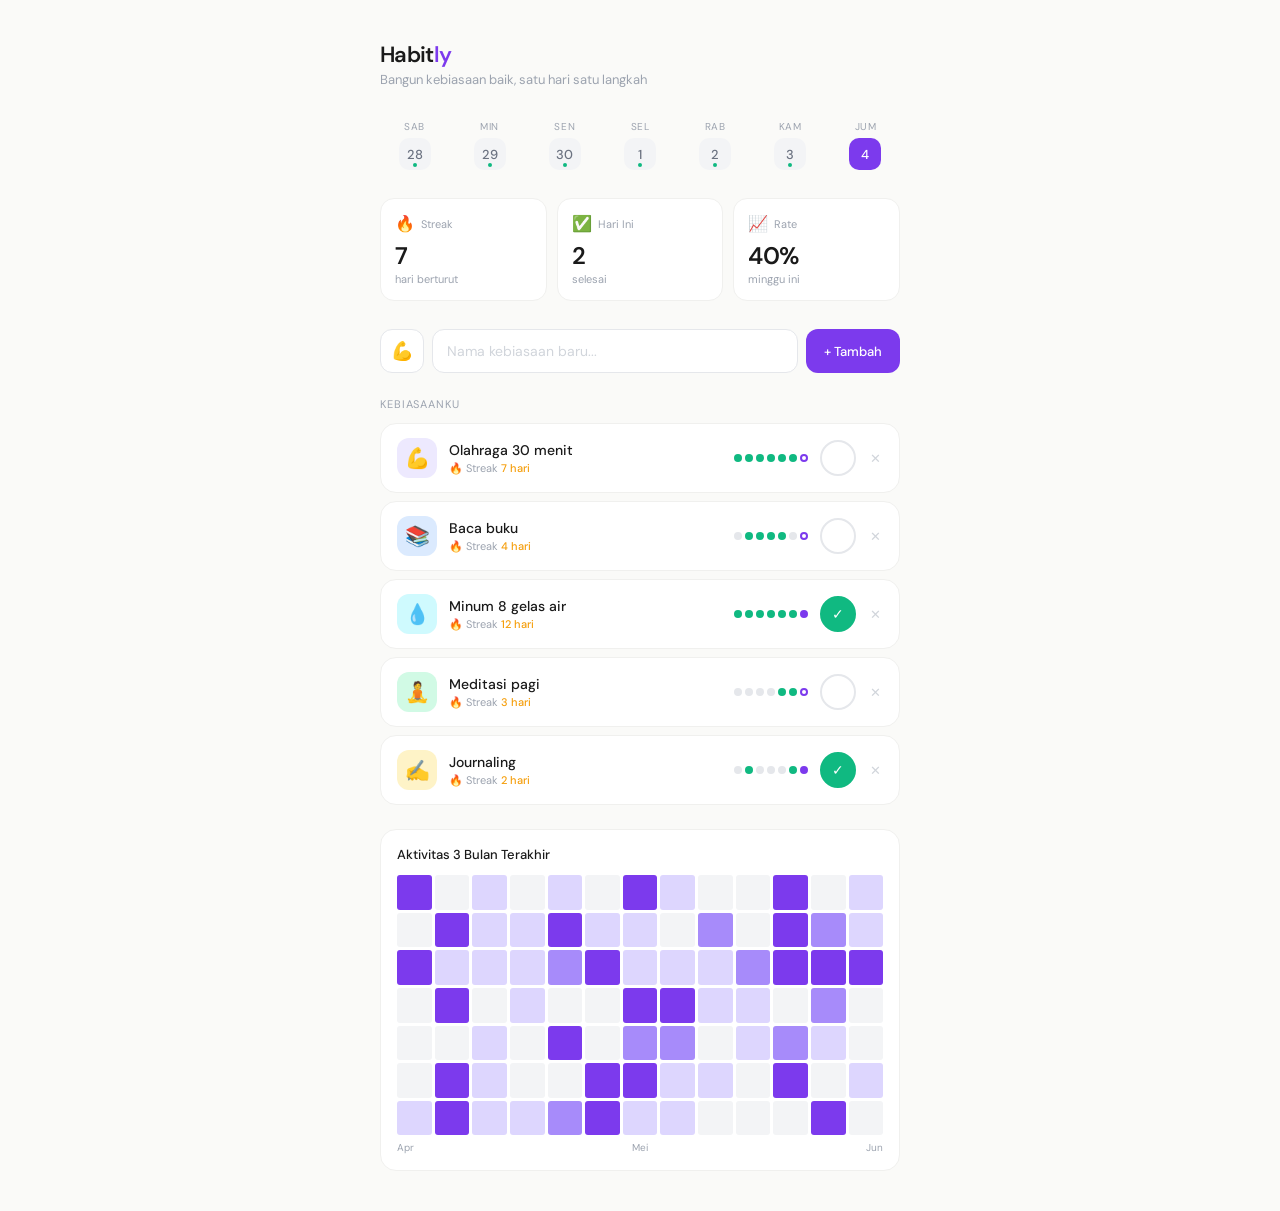
<file: assets/habitly-tracker.html>
<!doctype html>
<html lang="id">
  <head>
    <meta charset="UTF-8" />
    <meta name="viewport" content="width=device-width, initial-scale=1.0" />
    <title>Habitly — Habit Tracker</title>
    <link
      href="https://fonts.googleapis.com/css2?family=DM+Sans:opsz,wght@9..40,300;9..40,400;9..40,500;9..40,600&display=swap"
      rel="stylesheet"
    />
    <style>
      * {
        box-sizing: border-box;
        margin: 0;
        padding: 0;
      }
      body {
        font-family: "DM Sans", sans-serif;
        background: #fafaf8;
        min-height: 100vh;
        padding: 2.5rem 1rem;
        color: #1a1a1a;
      }
      .app {
        max-width: 520px;
        margin: 0 auto;
      }

      /* Header */
      .header {
        margin-bottom: 2rem;
      }
      .logo {
        font-size: 22px;
        font-weight: 600;
        letter-spacing: -0.03em;
        margin-bottom: 2px;
      }
      .logo span {
        color: #7c3aed;
      }
      .sub {
        font-size: 13px;
        color: #9ca3af;
      }

      /* Week strip */
      .week {
        display: grid;
        grid-template-columns: repeat(7, 1fr);
        gap: 6px;
        margin-bottom: 1.75rem;
      }
      .day-col {
        display: flex;
        flex-direction: column;
        align-items: center;
        gap: 5px;
      }
      .day-label {
        font-size: 10px;
        color: #9ca3af;
        text-transform: uppercase;
        letter-spacing: 0.06em;
      }
      .day-num {
        width: 32px;
        height: 32px;
        border-radius: 10px;
        display: flex;
        align-items: center;
        justify-content: center;
        font-size: 13px;
        font-weight: 500;
        background: #f3f4f6;
        color: #6b7280;
        cursor: pointer;
        transition: all 0.15s;
      }
      .day-num.today {
        background: #7c3aed;
        color: white;
      }
      .day-num.has-data {
        position: relative;
      }
      .day-num.has-data::after {
        content: "";
        position: absolute;
        bottom: 3px;
        width: 4px;
        height: 4px;
        border-radius: 50%;
        background: #10b981;
      }
      .day-num.today::after {
        background: rgba(255, 255, 255, 0.6);
      }

      /* Stats row */
      .stats {
        display: grid;
        grid-template-columns: repeat(3, 1fr);
        gap: 10px;
        margin-bottom: 1.75rem;
      }
      .stat {
        background: white;
        border: 1px solid #f0f0ee;
        border-radius: 14px;
        padding: 14px;
      }
      .stat-top {
        display: flex;
        align-items: center;
        gap: 6px;
        margin-bottom: 6px;
      }
      .stat-icon {
        font-size: 16px;
      }
      .stat-label {
        font-size: 11px;
        color: #9ca3af;
      }
      .stat-val {
        font-size: 24px;
        font-weight: 600;
        letter-spacing: -0.03em;
      }
      .stat-sub {
        font-size: 11px;
        color: #9ca3af;
        margin-top: 1px;
      }

      /* Add habit */
      .add-wrap {
        display: flex;
        gap: 8px;
        margin-bottom: 1.5rem;
      }
      .add-wrap input {
        flex: 1;
        border: 1.5px solid #e5e7eb;
        border-radius: 12px;
        padding: 10px 14px;
        font-family: "DM Sans", sans-serif;
        font-size: 14px;
        outline: none;
        background: white;
        transition: border-color 0.15s;
      }
      .add-wrap input:focus {
        border-color: #7c3aed;
      }
      .add-wrap input::placeholder {
        color: #d1d5db;
      }
      .emoji-pick {
        width: 44px;
        height: 44px;
        border: 1.5px solid #e5e7eb;
        border-radius: 12px;
        background: white;
        font-size: 18px;
        cursor: pointer;
        display: flex;
        align-items: center;
        justify-content: center;
        position: relative;
      }
      .emoji-menu {
        position: absolute;
        top: 48px;
        left: 0;
        background: white;
        border: 1px solid #e5e7eb;
        border-radius: 12px;
        padding: 8px;
        display: none;
        grid-template-columns: repeat(5, 1fr);
        gap: 4px;
        z-index: 10;
        box-shadow: 0 8px 24px rgba(0, 0, 0, 0.08);
      }
      .emoji-menu.open {
        display: grid;
      }
      .emoji-opt {
        font-size: 18px;
        cursor: pointer;
        padding: 4px;
        border-radius: 6px;
        text-align: center;
      }
      .emoji-opt:hover {
        background: #f3f4f6;
      }
      .add-btn {
        background: #7c3aed;
        color: white;
        border: none;
        border-radius: 12px;
        padding: 0 18px;
        font-size: 13px;
        font-weight: 500;
        font-family: "DM Sans", sans-serif;
        cursor: pointer;
        transition: background 0.15s;
        white-space: nowrap;
      }
      .add-btn:hover {
        background: #6d28d9;
      }

      /* Section label */
      .section-label {
        font-size: 11px;
        color: #9ca3af;
        text-transform: uppercase;
        letter-spacing: 0.08em;
        margin-bottom: 0.75rem;
      }

      /* Habit cards */
      .habit-list {
        display: flex;
        flex-direction: column;
        gap: 8px;
      }
      .habit-card {
        background: white;
        border: 1px solid #f0f0ee;
        border-radius: 16px;
        padding: 14px 16px;
        display: flex;
        align-items: center;
        gap: 12px;
        transition: transform 0.15s;
      }
      .habit-card:hover {
        transform: translateY(-1px);
      }
      .habit-emoji {
        width: 40px;
        height: 40px;
        border-radius: 12px;
        display: flex;
        align-items: center;
        justify-content: center;
        font-size: 20px;
        flex-shrink: 0;
      }
      .habit-info {
        flex: 1;
      }
      .habit-name {
        font-size: 14px;
        font-weight: 500;
        margin-bottom: 2px;
      }
      .habit-streak {
        font-size: 11px;
        color: #9ca3af;
      }
      .habit-streak span {
        color: #f59e0b;
        font-weight: 500;
      }
      .habit-dots {
        display: flex;
        gap: 3px;
      }
      .habit-dot {
        width: 8px;
        height: 8px;
        border-radius: 50%;
        background: #e5e7eb;
        transition: background 0.2s;
      }
      .habit-dot.done {
        background: #10b981;
      }
      .habit-dot.today-dot {
        border: 2px solid #7c3aed;
        background: transparent;
        cursor: pointer;
      }
      .habit-dot.today-dot.done {
        background: #7c3aed;
        border-color: #7c3aed;
      }
      .habit-check {
        width: 36px;
        height: 36px;
        border-radius: 50%;
        border: 2px solid #e5e7eb;
        background: transparent;
        cursor: pointer;
        display: flex;
        align-items: center;
        justify-content: center;
        font-size: 14px;
        color: transparent;
        transition: all 0.15s;
        flex-shrink: 0;
      }
      .habit-check.done {
        background: #10b981;
        border-color: #10b981;
        color: white;
      }
      .del-btn {
        background: none;
        border: none;
        color: #d1d5db;
        font-size: 13px;
        cursor: pointer;
        padding: 2px;
        transition: color 0.15s;
        flex-shrink: 0;
      }
      .del-btn:hover {
        color: #ef4444;
      }

      /* Heatmap */
      .heatmap-wrap {
        background: white;
        border: 1px solid #f0f0ee;
        border-radius: 16px;
        padding: 16px;
        margin-top: 1.5rem;
      }
      .heatmap-title {
        font-size: 13px;
        font-weight: 500;
        margin-bottom: 12px;
      }
      .heatmap-grid {
        display: grid;
        grid-template-columns: repeat(13, 1fr);
        gap: 3px;
      }
      .hm-cell {
        aspect-ratio: 1;
        border-radius: 3px;
        background: #f3f4f6;
        transition: background 0.2s;
      }
      .hm-1 {
        background: #ddd6fe;
      }
      .hm-2 {
        background: #a78bfa;
      }
      .hm-3 {
        background: #7c3aed;
      }
      .hm-months {
        display: flex;
        justify-content: space-between;
        margin-top: 6px;
        font-size: 10px;
        color: #9ca3af;
      }
    </style>
  </head>
  <body>
    <div class="app">
      <div class="header">
        <div class="logo">Habit<span>ly</span></div>
        <div class="sub">Bangun kebiasaan baik, satu hari satu langkah</div>
      </div>

      <!-- Week -->
      <div class="week" id="weekStrip"></div>

      <!-- Stats -->
      <div class="stats">
        <div class="stat">
          <div class="stat-top">
            <span class="stat-icon">🔥</span
            ><span class="stat-label">Streak</span>
          </div>
          <div class="stat-val" id="statStreak">7</div>
          <div class="stat-sub">hari berturut</div>
        </div>
        <div class="stat">
          <div class="stat-top">
            <span class="stat-icon">✅</span
            ><span class="stat-label">Hari Ini</span>
          </div>
          <div class="stat-val" id="statToday">0</div>
          <div class="stat-sub">selesai</div>
        </div>
        <div class="stat">
          <div class="stat-top">
            <span class="stat-icon">📈</span
            ><span class="stat-label">Rate</span>
          </div>
          <div class="stat-val" id="statRate">0%</div>
          <div class="stat-sub">minggu ini</div>
        </div>
      </div>

      <!-- Add -->
      <div class="add-wrap">
        <div class="emoji-pick" id="emojiPick" onclick="toggleEmoji(event)">
          <span id="selectedEmoji">💪</span>
          <div class="emoji-menu" id="emojiMenu">
            ${['💪','📚','🏃','💧','🧘','✍️','🎨','🎵','🍎','😴','🧹','💊','🌱','🎯','⚡'].map(e
            => `
            <div class="emoji-opt" onclick="pickEmoji('${e}', event)">${e}</div>
            `).join('')}
          </div>
        </div>
        <input
          type="text"
          id="habitInput"
          placeholder="Nama kebiasaan baru..."
          maxlength="40"
        />
        <button class="add-btn" onclick="addHabit()">+ Tambah</button>
      </div>

      <div class="section-label">Kebiasaanku</div>
      <div class="habit-list" id="habitList"></div>

      <!-- Heatmap -->
      <div class="heatmap-wrap">
        <div class="heatmap-title">Aktivitas 3 Bulan Terakhir</div>
        <div class="heatmap-grid" id="heatmap"></div>
        <div class="hm-months">
          <span>Apr</span><span>Mei</span><span>Jun</span>
        </div>
      </div>
    </div>

    <script>
      const COLORS = ["#EDE9FE", "#DDD6FE", "#C4B5FD", "#A78BFA", "#8B5CF6"];
      const DAYS = ["Min", "Sen", "Sel", "Rab", "Kam", "Jum", "Sab"];

      let selectedEmoji = "💪";
      let habits = [
        {
          id: 1,
          emoji: "💪",
          name: "Olahraga 30 menit",
          streak: 7,
          hist: [1, 1, 1, 1, 1, 1, 0],
          done: false,
        },
        {
          id: 2,
          emoji: "📚",
          name: "Baca buku",
          streak: 4,
          hist: [0, 1, 1, 1, 1, 0, 0],
          done: false,
        },
        {
          id: 3,
          emoji: "💧",
          name: "Minum 8 gelas air",
          streak: 12,
          hist: [1, 1, 1, 1, 1, 1, 1],
          done: true,
        },
        {
          id: 4,
          emoji: "🧘",
          name: "Meditasi pagi",
          streak: 3,
          hist: [0, 0, 0, 0, 1, 1, 1],
          done: false,
        },
        {
          id: 5,
          emoji: "✍️",
          name: "Journaling",
          streak: 2,
          hist: [0, 1, 0, 0, 0, 1, 1],
          done: true,
        },
      ];
      let nextId = 6;

      // Week strip
      function renderWeek() {
        const strip = document.getElementById("weekStrip");
        const now = new Date();
        const today = now.getDay();
        const days = [];
        for (let i = 6; i >= 0; i--) {
          const d = new Date(now);
          d.setDate(now.getDate() - i);
          days.push(d);
        }
        strip.innerHTML = days
          .map((d, i) => {
            const isToday = i === 6;
            const hasData = Math.random() > 0.3;
            return `<div class="day-col">
      <div class="day-label">${DAYS[d.getDay()]}</div>
      <div class="day-num ${isToday ? "today" : ""} ${hasData && !isToday ? "has-data" : ""}">${d.getDate()}</div>
    </div>`;
          })
          .join("");
      }

      // Heatmap
      function renderHeatmap() {
        const hm = document.getElementById("heatmap");
        hm.innerHTML = Array.from({ length: 91 }, (_, i) => {
          const r = Math.random();
          const cls =
            r < 0.35 ? "" : r < 0.6 ? "hm-1" : r < 0.8 ? "hm-2" : "hm-3";
          return `<div class="hm-cell ${cls}"></div>`;
        }).join("");
      }

      function toggleEmoji(e) {
        e.stopPropagation();
        document.getElementById("emojiMenu").classList.toggle("open");
      }
      function pickEmoji(em, e) {
        e.stopPropagation();
        selectedEmoji = em;
        document.getElementById("selectedEmoji").textContent = em;
        document.getElementById("emojiMenu").classList.remove("open");
      }
      document.addEventListener("click", () =>
        document.getElementById("emojiMenu").classList.remove("open"),
      );

      function addHabit() {
        const input = document.getElementById("habitInput");
        const name = input.value.trim();
        if (!name) return;
        habits.unshift({
          id: nextId++,
          emoji: selectedEmoji,
          name,
          streak: 0,
          hist: [0, 0, 0, 0, 0, 0, 0],
          done: false,
        });
        input.value = "";
        render();
      }

      function toggleDone(id) {
        habits = habits.map((h) =>
          h.id === id
            ? {
                ...h,
                done: !h.done,
                streak: !h.done ? h.streak + 1 : Math.max(0, h.streak - 1),
              }
            : h,
        );
        render();
      }

      function deleteHabit(id) {
        habits = habits.filter((h) => h.id !== id);
        render();
      }

      function getBg(emoji) {
        const map = {
          "💪": "#EDE9FE",
          "📚": "#DBEAFE",
          "💧": "#CFFAFE",
          "🧘": "#D1FAE5",
          "✍️": "#FEF3C7",
          "🎨": "#FCE7F3",
          "🎵": "#F3E8FF",
          "🍎": "#DCFCE7",
          "😴": "#EDE9FE",
          "🏃": "#FEE2E2",
        };
        return map[emoji] || "#F3F4F6";
      }

      function render() {
        const done = habits.filter((h) => h.done).length;
        const total = habits.length;
        document.getElementById("statToday").textContent = done;
        document.getElementById("statRate").textContent = total
          ? Math.round((done / total) * 100) + "%"
          : "0%";

        document.getElementById("habitList").innerHTML = habits
          .map(
            (h) => `
    <div class="habit-card">
      <div class="habit-emoji" style="background:${getBg(h.emoji)}">${h.emoji}</div>
      <div class="habit-info">
        <div class="habit-name">${h.name}</div>
        <div class="habit-streak">🔥 Streak <span>${h.streak} hari</span></div>
      </div>
      <div class="habit-dots">
        ${h.hist
          .slice(0, 6)
          .map((v) => `<div class="habit-dot ${v ? "done" : ""}"></div>`)
          .join("")}
        <div class="habit-dot today-dot ${h.done ? "done" : ""}" onclick="toggleDone(${h.id})"></div>
      </div>
      <button class="habit-check ${h.done ? "done" : ""}" onclick="toggleDone(${h.id})">✓</button>
      <button class="del-btn" onclick="deleteHabit(${h.id})">✕</button>
    </div>
  `,
          )
          .join("");
      }

      renderWeek();
      renderHeatmap();
      render();
    </script>
  </body>
</html>
</file>
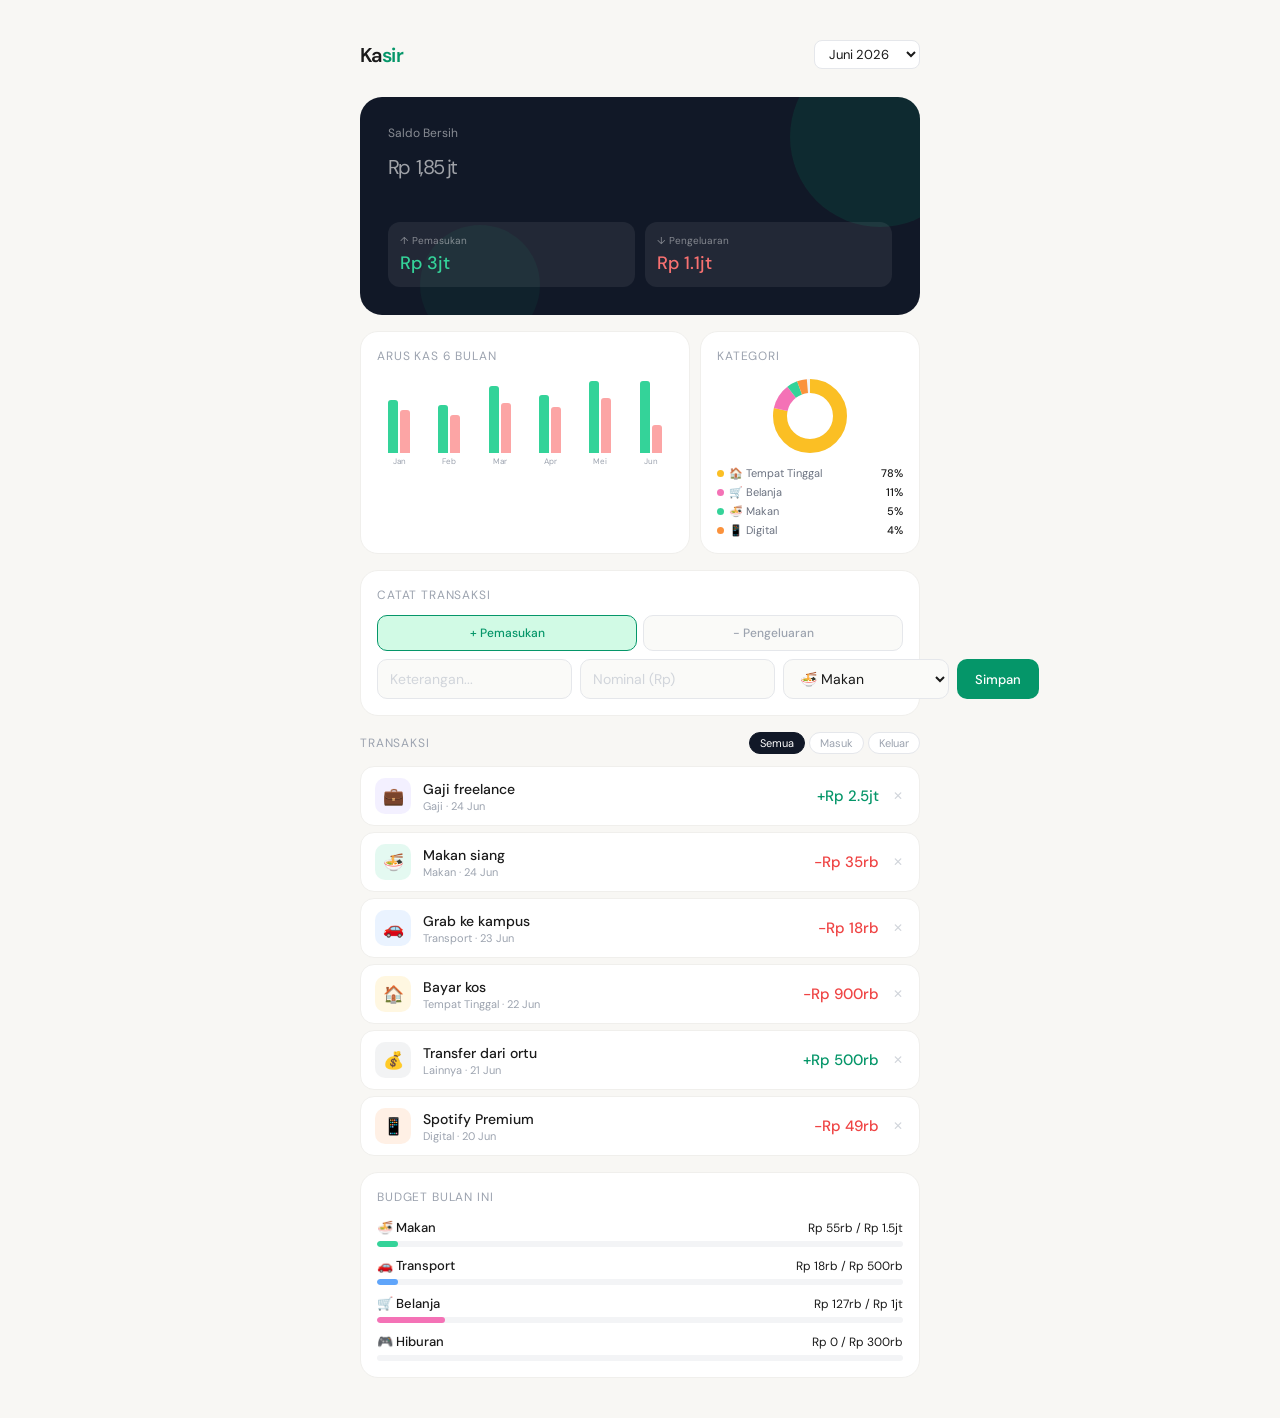
<file: assets/kasir-finance-tracker.html>
<!doctype html>
<html lang="id">
  <head>
    <meta charset="UTF-8" />
    <meta name="viewport" content="width=device-width, initial-scale=1.0" />
    <title>Kasir — Finance Tracker</title>
    <link
      href="https://fonts.googleapis.com/css2?family=DM+Sans:opsz,wght@9..40,300;9..40,400;9..40,500;9..40,600&display=swap"
      rel="stylesheet"
    />
    <style>
      * {
        box-sizing: border-box;
        margin: 0;
        padding: 0;
      }
      body {
        font-family: "DM Sans", sans-serif;
        background: #f8f7f4;
        min-height: 100vh;
        color: #1a1a1a;
        padding: 2.5rem 1rem;
      }
      .app {
        max-width: 560px;
        margin: 0 auto;
      }

      /* Header */
      .topbar {
        display: flex;
        align-items: center;
        justify-content: space-between;
        margin-bottom: 1.75rem;
      }
      .logo {
        font-size: 20px;
        font-weight: 600;
        letter-spacing: -0.03em;
      }
      .logo span {
        color: #059669;
      }
      .month-pick {
        display: flex;
        align-items: center;
        gap: 8px;
        font-size: 13px;
        color: #6b7280;
      }
      .month-pick select {
        font-size: 13px;
        font-family: "DM Sans", sans-serif;
        border: 1px solid #e5e7eb;
        border-radius: 8px;
        padding: 4px 10px;
        background: white;
        color: #1a1a1a;
        outline: none;
        cursor: pointer;
      }

      /* Balance card — dark */
      .balance-card {
        background: #111827;
        border-radius: 22px;
        padding: 1.75rem;
        color: white;
        margin-bottom: 1rem;
        position: relative;
        overflow: hidden;
      }
      .balance-card::before {
        content: "";
        position: absolute;
        top: -50px;
        right: -50px;
        width: 180px;
        height: 180px;
        background: rgba(5, 150, 105, 0.15);
        border-radius: 50%;
      }
      .balance-card::after {
        content: "";
        position: absolute;
        bottom: -30px;
        left: 60px;
        width: 120px;
        height: 120px;
        background: rgba(5, 150, 105, 0.08);
        border-radius: 50%;
      }
      .balance-label {
        font-size: 12px;
        color: rgba(255, 255, 255, 0.5);
        margin-bottom: 6px;
      }
      .balance-val {
        font-size: 42px;
        font-weight: 300;
        letter-spacing: -0.04em;
        margin-bottom: 1.25rem;
        position: relative;
        z-index: 1;
      }
      .balance-val span {
        font-size: 20px;
        font-weight: 400;
        opacity: 0.6;
        vertical-align: super;
      }
      .balance-row {
        display: grid;
        grid-template-columns: 1fr 1fr;
        gap: 10px;
        position: relative;
        z-index: 1;
      }
      .balance-item {
        background: rgba(255, 255, 255, 0.07);
        border-radius: 12px;
        padding: 12px;
      }
      .bi-label {
        font-size: 10px;
        color: rgba(255, 255, 255, 0.45);
        margin-bottom: 4px;
        display: flex;
        align-items: center;
        gap: 4px;
      }
      .bi-val {
        font-size: 18px;
        font-weight: 500;
      }
      .bi-val.income {
        color: #34d399;
      }
      .bi-val.expense {
        color: #f87171;
      }

      /* Quick add */
      .quick-add {
        background: white;
        border: 1px solid #f0efec;
        border-radius: 18px;
        padding: 16px;
        margin-bottom: 1rem;
      }
      .qa-title {
        font-size: 12px;
        color: #9ca3af;
        text-transform: uppercase;
        letter-spacing: 0.07em;
        margin-bottom: 12px;
      }
      .qa-row {
        display: flex;
        gap: 8px;
      }
      .qa-row input,
      .qa-row select {
        font-family: "DM Sans", sans-serif;
        font-size: 14px;
        border: 1.5px solid #e5e7eb;
        border-radius: 10px;
        padding: 9px 12px;
        outline: none;
        background: #fafaf8;
        color: #1a1a1a;
        transition: border-color 0.15s;
      }
      .qa-row input:focus,
      .qa-row select:focus {
        border-color: #059669;
      }
      .qa-row input::placeholder {
        color: #d1d5db;
      }
      .qa-input-desc {
        flex: 2;
      }
      .qa-input-amt {
        flex: 1.2;
      }
      .qa-select {
        flex: 1.2;
      }
      .qa-type {
        display: flex;
        gap: 6px;
      }
      .type-btn {
        flex: 1;
        padding: 9px;
        border-radius: 10px;
        border: 1.5px solid #e5e7eb;
        font-family: "DM Sans", sans-serif;
        font-size: 12px;
        font-weight: 500;
        cursor: pointer;
        background: #fafaf8;
        color: #9ca3af;
        transition: all 0.15s;
      }
      .type-btn.income.active {
        background: #d1fae5;
        border-color: #059669;
        color: #059669;
      }
      .type-btn.expense.active {
        background: #fee2e2;
        border-color: #ef4444;
        color: #ef4444;
      }
      .qa-submit {
        background: #059669;
        color: white;
        border: none;
        border-radius: 10px;
        padding: 9px 18px;
        font-size: 13px;
        font-weight: 500;
        font-family: "DM Sans", sans-serif;
        cursor: pointer;
        transition: background 0.15s;
        white-space: nowrap;
      }
      .qa-submit:hover {
        background: #047857;
      }
      .qa-row-2 {
        display: flex;
        gap: 8px;
        margin-top: 8px;
      }

      /* Charts row */
      .charts-row {
        display: grid;
        grid-template-columns: 3fr 2fr;
        gap: 10px;
        margin-bottom: 1rem;
      }
      .card {
        background: white;
        border: 1px solid #f0efec;
        border-radius: 18px;
        padding: 16px;
      }
      .card-title {
        font-size: 12px;
        color: #9ca3af;
        text-transform: uppercase;
        letter-spacing: 0.07em;
        margin-bottom: 12px;
      }

      /* Bar chart */
      .bar-chart {
        display: flex;
        align-items: flex-end;
        gap: 6px;
        height: 90px;
      }
      .bar-group {
        display: flex;
        flex-direction: column;
        align-items: center;
        gap: 3px;
        flex: 1;
      }
      .bars {
        display: flex;
        gap: 2px;
        align-items: flex-end;
        height: 80px;
      }
      .bar {
        width: 10px;
        border-radius: 3px 3px 0 0;
        transition: height 0.3s ease;
      }
      .bar.inc {
        background: #34d399;
      }
      .bar.exp {
        background: #fca5a5;
      }
      .bar-lbl {
        font-size: 8px;
        color: #9ca3af;
      }

      /* Donut */
      .donut-wrap {
        display: flex;
        flex-direction: column;
        align-items: center;
        gap: 10px;
      }
      .donut-legend {
        width: 100%;
        display: flex;
        flex-direction: column;
        gap: 5px;
      }
      .dl-item {
        display: flex;
        align-items: center;
        justify-content: space-between;
        font-size: 11px;
      }
      .dl-left {
        display: flex;
        align-items: center;
        gap: 5px;
        color: #6b7280;
      }
      .dl-dot {
        width: 7px;
        height: 7px;
        border-radius: 50%;
      }
      .dl-pct {
        font-weight: 500;
        color: #1a1a1a;
      }

      /* Transactions */
      .tx-list {
        display: flex;
        flex-direction: column;
        gap: 6px;
      }
      .tx-item {
        display: flex;
        align-items: center;
        gap: 12px;
        padding: 11px 14px;
        background: white;
        border: 1px solid #f0efec;
        border-radius: 14px;
        animation: fadeIn 0.2s ease;
      }
      @keyframes fadeIn {
        from {
          opacity: 0;
          transform: translateY(4px);
        }
        to {
          opacity: 1;
          transform: none;
        }
      }
      .tx-icon {
        width: 36px;
        height: 36px;
        border-radius: 10px;
        display: flex;
        align-items: center;
        justify-content: center;
        font-size: 17px;
        flex-shrink: 0;
      }
      .tx-info {
        flex: 1;
      }
      .tx-name {
        font-size: 14px;
        font-weight: 500;
      }
      .tx-meta {
        font-size: 11px;
        color: #9ca3af;
        margin-top: 1px;
      }
      .tx-cat {
        font-size: 10px;
        padding: 2px 8px;
        border-radius: 99px;
        font-weight: 500;
      }
      .tx-amount {
        font-size: 15px;
        font-weight: 500;
      }
      .tx-amount.pos {
        color: #059669;
      }
      .tx-amount.neg {
        color: #ef4444;
      }
      .del-btn {
        background: none;
        border: none;
        color: #d1d5db;
        font-size: 12px;
        cursor: pointer;
        padding: 2px;
        transition: color 0.15s;
      }
      .del-btn:hover {
        color: #ef4444;
      }

      /* Section header */
      .sec-header {
        display: flex;
        align-items: center;
        justify-content: space-between;
        margin-bottom: 0.75rem;
      }
      .sec-label {
        font-size: 12px;
        color: #9ca3af;
        text-transform: uppercase;
        letter-spacing: 0.07em;
      }
      .sec-filter {
        display: flex;
        gap: 4px;
      }
      .sf {
        font-size: 11px;
        padding: 3px 10px;
        border-radius: 99px;
        border: 1px solid #e5e7eb;
        background: white;
        color: #9ca3af;
        cursor: pointer;
        font-family: "DM Sans", sans-serif;
        transition: all 0.15s;
      }
      .sf.active {
        background: #111827;
        border-color: #111827;
        color: white;
      }

      /* Budget bars */
      .budget-list {
        display: flex;
        flex-direction: column;
        gap: 10px;
      }
      .budget-item {
      }
      .budget-row {
        display: flex;
        justify-content: space-between;
        align-items: center;
        margin-bottom: 5px;
      }
      .budget-cat {
        font-size: 13px;
        font-weight: 500;
        display: flex;
        align-items: center;
        gap: 6px;
      }
      .budget-amt {
        font-size: 12px;
        color: #9ca3af;
      }
      .budget-bar-bg {
        height: 6px;
        background: #f3f4f6;
        border-radius: 99px;
        overflow: hidden;
      }
      .budget-bar-fill {
        height: 100%;
        border-radius: 99px;
        transition: width 0.4s ease;
      }
    </style>
  </head>
  <body>
    <div class="app">
      <div class="topbar">
        <div class="logo">Ka<span>sir</span></div>
        <div class="month-pick">
          <select id="monthSel" onchange="render()">
            <option value="6">Juni 2026</option>
            <option value="5">Mei 2026</option>
            <option value="4">April 2026</option>
          </select>
        </div>
      </div>

      <!-- Balance -->
      <div class="balance-card">
        <div class="balance-label">Saldo Bersih</div>
        <div class="balance-val">
          <span>Rp</span> <span id="balNet">0</span>
        </div>
        <div class="balance-row">
          <div class="balance-item">
            <div class="bi-label">↑ Pemasukan</div>
            <div class="bi-val income" id="balInc">Rp 0</div>
          </div>
          <div class="balance-item">
            <div class="bi-label">↓ Pengeluaran</div>
            <div class="bi-val expense" id="balExp">Rp 0</div>
          </div>
        </div>
      </div>

      <!-- Charts -->
      <div class="charts-row">
        <div class="card">
          <div class="card-title">Arus Kas 6 Bulan</div>
          <div class="bar-chart" id="barChart"></div>
        </div>
        <div class="card">
          <div class="card-title">Kategori</div>
          <div class="donut-wrap">
            <svg width="80" height="80" viewBox="0 0 80 80" id="donutSvg">
              <circle
                cx="40"
                cy="40"
                r="30"
                fill="none"
                stroke="#F3F4F6"
                stroke-width="14"
              />
            </svg>
            <div class="donut-legend" id="donutLegend"></div>
          </div>
        </div>
      </div>

      <!-- Quick add -->
      <div class="quick-add">
        <div class="qa-title">Catat Transaksi</div>
        <div class="qa-type" style="margin-bottom: 8px">
          <button
            class="type-btn income active"
            id="typeInc"
            onclick="setType('income')"
          >
            + Pemasukan
          </button>
          <button
            class="type-btn expense"
            id="typeExp"
            onclick="setType('expense')"
          >
            − Pengeluaran
          </button>
        </div>
        <div class="qa-row">
          <input
            class="qa-input-desc"
            id="txDesc"
            placeholder="Keterangan..."
            maxlength="30"
          />
          <input
            class="qa-input-amt"
            id="txAmt"
            type="number"
            placeholder="Nominal (Rp)"
            min="0"
          />
          <select class="qa-select" id="txCat">
            <option value="🍜 Makan">🍜 Makan</option>
            <option value="🚗 Transport">🚗 Transport</option>
            <option value="🛒 Belanja">🛒 Belanja</option>
            <option value="💼 Gaji">💼 Gaji</option>
            <option value="📱 Digital">📱 Digital</option>
            <option value="🏠 Tempat Tinggal">🏠 Tempat Tinggal</option>
            <option value="🎮 Hiburan">🎮 Hiburan</option>
            <option value="💰 Lainnya">💰 Lainnya</option>
          </select>
          <button class="qa-submit" onclick="addTx()">Simpan</button>
        </div>
      </div>

      <!-- Transactions -->
      <div class="sec-header">
        <div class="sec-label">Transaksi</div>
        <div class="sec-filter">
          <button class="sf active" onclick="setTxFilter('all', this)">
            Semua
          </button>
          <button class="sf" onclick="setTxFilter('income', this)">
            Masuk
          </button>
          <button class="sf" onclick="setTxFilter('expense', this)">
            Keluar
          </button>
        </div>
      </div>
      <div class="tx-list" id="txList"></div>

      <!-- Budget -->
      <div class="card" style="margin-top: 1rem">
        <div class="card-title" style="margin-bottom: 14px">
          Budget Bulan Ini
        </div>
        <div class="budget-list" id="budgetList"></div>
      </div>
    </div>

    <script>
      let txFilter = "all";
      let txType = "income";
      let nextId = 10;

      const BUDGETS = [
        { cat: "🍜 Makan", limit: 1500000, color: "#34D399" },
        { cat: "🚗 Transport", limit: 500000, color: "#60A5FA" },
        { cat: "🛒 Belanja", limit: 1000000, color: "#F472B6" },
        { cat: "🎮 Hiburan", limit: 300000, color: "#A78BFA" },
      ];

      let transactions = [
        {
          id: 1,
          desc: "Gaji freelance",
          amt: 2500000,
          type: "income",
          cat: "💼 Gaji",
          date: "24 Jun",
        },
        {
          id: 2,
          desc: "Makan siang",
          amt: 35000,
          type: "expense",
          cat: "🍜 Makan",
          date: "24 Jun",
        },
        {
          id: 3,
          desc: "Grab ke kampus",
          amt: 18000,
          type: "expense",
          cat: "🚗 Transport",
          date: "23 Jun",
        },
        {
          id: 4,
          desc: "Bayar kos",
          amt: 900000,
          type: "expense",
          cat: "🏠 Tempat Tinggal",
          date: "22 Jun",
        },
        {
          id: 5,
          desc: "Transfer dari ortu",
          amt: 500000,
          type: "income",
          cat: "💰 Lainnya",
          date: "21 Jun",
        },
        {
          id: 6,
          desc: "Spotify Premium",
          amt: 49000,
          type: "expense",
          cat: "📱 Digital",
          date: "20 Jun",
        },
        {
          id: 7,
          desc: "Mie ayam",
          amt: 20000,
          type: "expense",
          cat: "🍜 Makan",
          date: "20 Jun",
        },
        {
          id: 8,
          desc: "Belanja Shopee",
          amt: 127000,
          type: "expense",
          cat: "🛒 Belanja",
          date: "19 Jun",
        },
      ];

      const BAR_DATA = [
        { m: "Jan", inc: 2200000, exp: 1800000 },
        { m: "Feb", inc: 2000000, exp: 1600000 },
        { m: "Mar", inc: 2800000, exp: 2100000 },
        { m: "Apr", inc: 2400000, exp: 1900000 },
        { m: "Mei", inc: 3000000, exp: 2300000 },
        { m: "Jun", inc: 3000000, exp: 1149000 },
      ];

      const CAT_COLORS = {
        "🍜 Makan": "#34D399",
        "🚗 Transport": "#60A5FA",
        "🛒 Belanja": "#F472B6",
        "💼 Gaji": "#A78BFA",
        "📱 Digital": "#FB923C",
        "🏠 Tempat Tinggal": "#FBBF24",
        "🎮 Hiburan": "#EC4899",
        "💰 Lainnya": "#9CA3AF",
      };

      function fmtRp(n) {
        if (n >= 1000000)
          return "Rp " + (n / 1000000).toFixed(1).replace(".0", "") + "jt";
        if (n >= 1000) return "Rp " + (n / 1000).toFixed(0) + "rb";
        return "Rp " + n;
      }

      function setType(t) {
        txType = t;
        document
          .getElementById("typeInc")
          .classList.toggle("active", t === "income");
        document
          .getElementById("typeExp")
          .classList.toggle("active", t === "expense");
      }

      function setTxFilter(f, el) {
        txFilter = f;
        document
          .querySelectorAll(".sf")
          .forEach((e) => e.classList.remove("active"));
        el.classList.add("active");
        renderTx();
      }

      function addTx() {
        const desc = document.getElementById("txDesc").value.trim();
        const amt = parseFloat(document.getElementById("txAmt").value);
        const cat = document.getElementById("txCat").value;
        if (!desc || !amt || amt <= 0) return;
        transactions.unshift({
          id: nextId++,
          desc,
          amt,
          type: txType,
          cat,
          date: "Baru saja",
        });
        document.getElementById("txDesc").value = "";
        document.getElementById("txAmt").value = "";
        render();
      }

      function deleteTx(id) {
        transactions = transactions.filter((t) => t.id !== id);
        render();
      }

      function renderBalance() {
        const inc = transactions
          .filter((t) => t.type === "income")
          .reduce((s, t) => s + t.amt, 0);
        const exp = transactions
          .filter((t) => t.type === "expense")
          .reduce((s, t) => s + t.amt, 0);
        const net = inc - exp;
        document.getElementById("balNet").textContent =
          (net / 1000000).toFixed(2).replace(".", ",") + " jt";
        document.getElementById("balInc").textContent = fmtRp(inc);
        document.getElementById("balExp").textContent = fmtRp(exp);
      }

      function renderBars() {
        const maxVal = Math.max(...BAR_DATA.map((d) => Math.max(d.inc, d.exp)));
        document.getElementById("barChart").innerHTML = BAR_DATA.map(
          (d) => `
    <div class="bar-group">
      <div class="bars">
        <div class="bar inc" style="height:${Math.max(4, (d.inc / maxVal) * 72)}px"></div>
        <div class="bar exp" style="height:${Math.max(4, (d.exp / maxVal) * 72)}px"></div>
      </div>
      <div class="bar-lbl">${d.m}</div>
    </div>
  `,
        ).join("");
      }

      function renderDonut() {
        const expOnly = transactions.filter((t) => t.type === "expense");
        const total = expOnly.reduce((s, t) => s + t.amt, 0) || 1;
        const cats = {};
        expOnly.forEach((t) => (cats[t.cat] = (cats[t.cat] || 0) + t.amt));
        const top = Object.entries(cats)
          .sort((a, b) => b[1] - a[1])
          .slice(0, 4);

        const svg = document.getElementById("donutSvg");
        const r = 30,
          circ = 2 * Math.PI * r;
        let offset = 0;
        const paths = top.map(([cat, amt]) => {
          const pct = amt / total;
          const dash = pct * circ;
          const el = `<circle cx="40" cy="40" r="${r}" fill="none" stroke="${CAT_COLORS[cat] || "#9CA3AF"}" stroke-width="14" stroke-dasharray="${dash} ${circ - dash}" stroke-dashoffset="${-offset}" transform="rotate(-90 40 40)"/>`;
          offset += dash;
          return { el, cat, pct };
        });
        svg.innerHTML =
          `<circle cx="40" cy="40" r="30" fill="none" stroke="#F3F4F6" stroke-width="14"/>` +
          paths.map((p) => p.el).join("");

        document.getElementById("donutLegend").innerHTML = top
          .map(
            ([cat, amt]) => `
    <div class="dl-item">
      <div class="dl-left"><div class="dl-dot" style="background:${CAT_COLORS[cat] || "#9CA3AF"}"></div>${cat}</div>
      <div class="dl-pct">${Math.round((amt / total) * 100)}%</div>
    </div>
  `,
          )
          .join("");
      }

      function renderTx() {
        const filtered = transactions.filter((t) =>
          txFilter === "all" ? true : t.type === txFilter,
        );
        document.getElementById("txList").innerHTML = filtered
          .slice(0, 6)
          .map(
            (t) => `
    <div class="tx-item">
      <div class="tx-icon" style="background:${CAT_COLORS[t.cat] || "#F3F4F6"}22">${t.cat.split(" ")[0]}</div>
      <div class="tx-info">
        <div class="tx-name">${t.desc}</div>
        <div class="tx-meta">${t.cat.split(" ").slice(1).join(" ")} · ${t.date}</div>
      </div>
      <div class="tx-amount ${t.type === "income" ? "pos" : "neg"}">${t.type === "income" ? "+" : "−"}${fmtRp(t.amt)}</div>
      <button class="del-btn" onclick="deleteTx(${t.id})">✕</button>
    </div>
  `,
          )
          .join("");
      }

      function renderBudget() {
        const expOnly = transactions.filter((t) => t.type === "expense");
        document.getElementById("budgetList").innerHTML = BUDGETS.map((b) => {
          const spent = expOnly
            .filter((t) => t.cat === b.cat)
            .reduce((s, t) => s + t.amt, 0);
          const pct = Math.min(100, Math.round((spent / b.limit) * 100));
          const over = pct >= 90;
          return `
      <div class="budget-item">
        <div class="budget-row">
          <div class="budget-cat">${b.cat}</div>
          <div class="budget-amt" style="color:${over ? "#EF4444" : "inherit"}">${fmtRp(spent)} / ${fmtRp(b.limit)}</div>
        </div>
        <div class="budget-bar-bg">
          <div class="budget-bar-fill" style="width:${pct}%;background:${over ? "#EF4444" : b.color}"></div>
        </div>
      </div>
    `;
        }).join("");
      }

      function render() {
        renderBalance();
        renderBars();
        renderDonut();
        renderTx();
        renderBudget();
      }

      render();
    </script>
  </body>
</html>
</file>
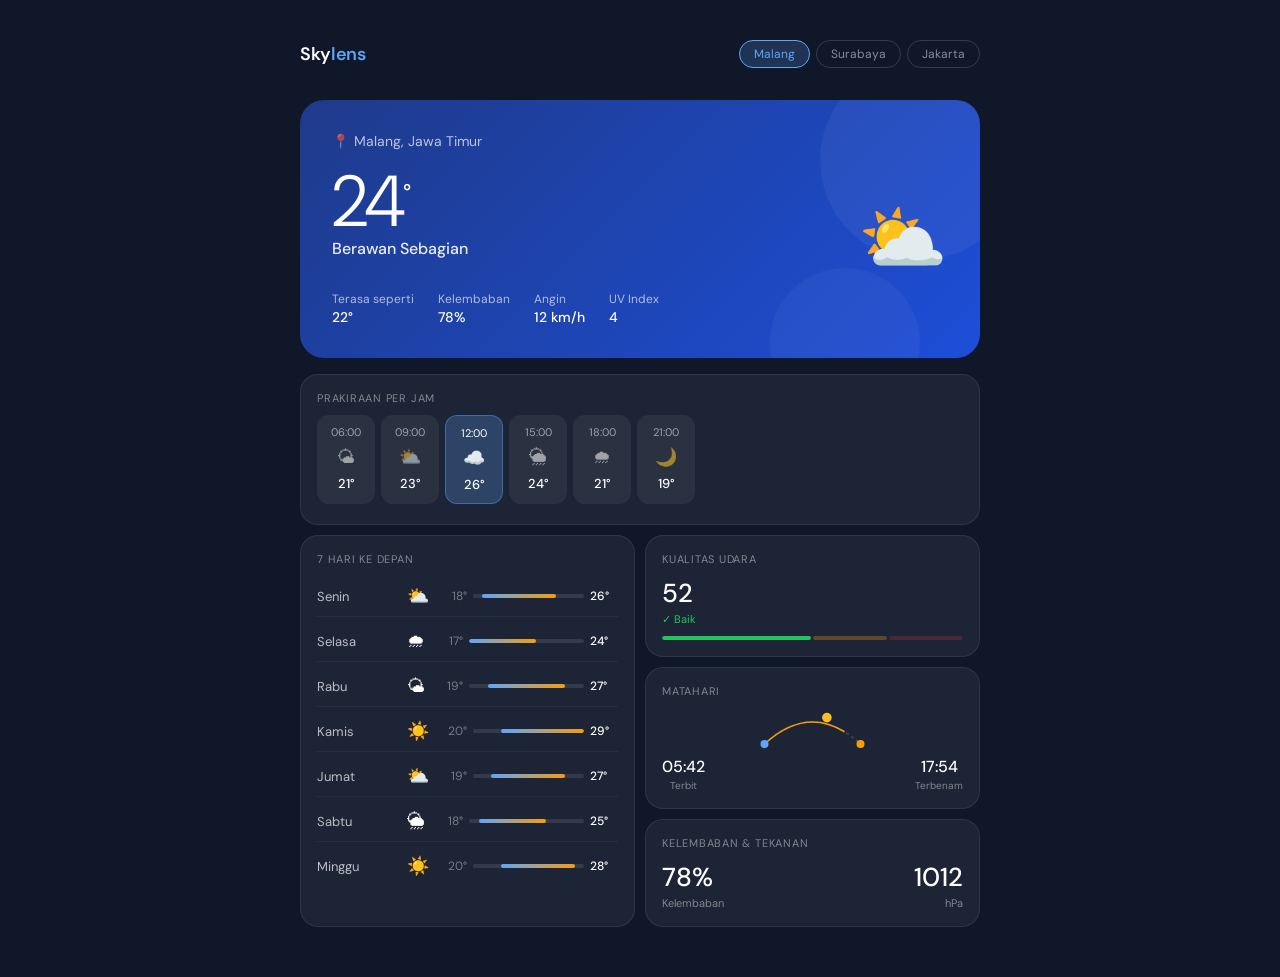
<file: assets/skylens.html>
<!DOCTYPE html>
<html lang="id">
<head>
<meta charset="UTF-8">
<meta name="viewport" content="width=device-width, initial-scale=1.0">
<title>Skylens — Weather Dashboard</title>
<link href="https://fonts.googleapis.com/css2?family=DM+Sans:opsz,wght@9..40,300;9..40,400;9..40,500;9..40,600&display=swap" rel="stylesheet">
<style>
  * { box-sizing: border-box; margin: 0; padding: 0; }
  body {
    font-family: 'DM Sans', sans-serif;
    background: #0F1729;
    min-height: 100vh;
    color: white;
    padding: 2.5rem 1rem;
  }

  .app { max-width: 680px; margin: 0 auto; }

  /* Header */
  .top-bar {
    display: flex;
    align-items: center;
    justify-content: space-between;
    margin-bottom: 2rem;
  }
  .logo { font-size: 18px; font-weight: 600; letter-spacing: -0.02em; }
  .logo span { color: #60A5FA; }
  .city-tabs { display: flex; gap: 6px; }
  .city-tab {
    font-size: 12px;
    font-family: 'DM Sans', sans-serif;
    padding: 5px 14px;
    border-radius: 99px;
    border: 1px solid rgba(255,255,255,.15);
    background: transparent;
    color: rgba(255,255,255,.5);
    cursor: pointer;
    transition: all .15s;
  }
  .city-tab.active {
    background: rgba(96,165,250,.2);
    border-color: #60A5FA;
    color: #60A5FA;
  }

  /* Main card */
  .main-card {
    background: linear-gradient(135deg, #1E3A8A 0%, #1E40AF 50%, #1D4ED8 100%);
    border-radius: 24px;
    padding: 2rem;
    margin-bottom: 1rem;
    position: relative;
    overflow: hidden;
  }
  .main-card::before {
    content: '';
    position: absolute;
    top: -40px; right: -40px;
    width: 200px; height: 200px;
    background: rgba(255,255,255,.05);
    border-radius: 50%;
  }
  .main-card::after {
    content: '';
    position: absolute;
    bottom: -60px; right: 60px;
    width: 150px; height: 150px;
    background: rgba(255,255,255,.04);
    border-radius: 50%;
  }
  .city-name {
    font-size: 14px;
    color: rgba(255,255,255,.7);
    margin-bottom: 4px;
    display: flex;
    align-items: center;
    gap: 5px;
  }
  .weather-main {
    display: flex;
    align-items: flex-end;
    justify-content: space-between;
    margin: 1rem 0;
  }
  .temp {
    font-size: 72px;
    font-weight: 300;
    letter-spacing: -0.04em;
    line-height: 1;
  }
  .temp sup { font-size: 24px; font-weight: 400; vertical-align: super; }
  .weather-icon { font-size: 72px; line-height: 1; position: relative; z-index: 1; }
  .weather-desc { font-size: 16px; font-weight: 500; margin-bottom: 1rem; color: rgba(255,255,255,.9); }
  .weather-meta {
    display: flex;
    gap: 1.5rem;
  }
  .meta-item { font-size: 12px; color: rgba(255,255,255,.65); }
  .meta-val { font-size: 14px; font-weight: 500; color: white; margin-top: 1px; }

  /* Grid cards */
  .grid-2 { display: grid; grid-template-columns: 1fr 1fr; gap: 10px; margin-bottom: 10px; }
  .grid-4 { display: grid; grid-template-columns: repeat(4,1fr); gap: 10px; margin-bottom: 10px; }

  .card {
    background: rgba(255,255,255,.06);
    border: 1px solid rgba(255,255,255,.08);
    border-radius: 18px;
    padding: 16px;
  }
  .card-label {
    font-size: 11px;
    color: rgba(255,255,255,.45);
    text-transform: uppercase;
    letter-spacing: .07em;
    margin-bottom: 10px;
  }

  /* Hourly */
  .hourly-list { display: flex; gap: 6px; overflow-x: auto; padding-bottom: 4px; }
  .hourly-list::-webkit-scrollbar { display: none; }
  .hour-item {
    display: flex;
    flex-direction: column;
    align-items: center;
    gap: 6px;
    padding: 10px 12px;
    border-radius: 12px;
    background: rgba(255,255,255,.06);
    min-width: 58px;
    font-size: 11px;
    color: rgba(255,255,255,.55);
    transition: background .15s;
    cursor: default;
  }
  .hour-item.active {
    background: rgba(96,165,250,.25);
    border: 1px solid rgba(96,165,250,.4);
    color: white;
  }
  .hour-icon { font-size: 18px; }
  .hour-temp { font-size: 13px; font-weight: 500; color: white; }

  /* Daily forecast */
  .daily-list { display: flex; flex-direction: column; gap: 4px; }
  .day-item {
    display: flex;
    align-items: center;
    padding: 8px 0;
    border-bottom: 1px solid rgba(255,255,255,.05);
    gap: 10px;
  }
  .day-item:last-child { border-bottom: none; }
  .day-name { font-size: 13px; width: 80px; color: rgba(255,255,255,.7); }
  .day-icon { font-size: 18px; }
  .day-bar-wrap { flex: 1; display: flex; align-items: center; gap: 6px; }
  .day-min { font-size: 12px; color: rgba(255,255,255,.4); width: 28px; text-align: right; }
  .day-bar-bg { flex: 1; height: 4px; background: rgba(255,255,255,.1); border-radius: 99px; overflow: hidden; }
  .day-bar-fill { height: 100%; border-radius: 99px; background: linear-gradient(90deg, #60A5FA, #F59E0B); }
  .day-max { font-size: 12px; font-weight: 500; width: 28px; }

  /* Detail cards */
  .detail-val { font-size: 26px; font-weight: 500; margin-bottom: 2px; }
  .detail-sub { font-size: 11px; color: rgba(255,255,255,.45); }

  /* Arc gauge */
  .gauge-wrap { display: flex; align-items: center; justify-content: center; }
  .gauge { position: relative; width: 80px; height: 50px; overflow: hidden; }
  .gauge svg { position: absolute; top: 0; left: 0; }

  /* Air quality */
  .aqi-val { font-size: 26px; font-weight: 500; }
  .aqi-label { font-size: 11px; color: #22C55E; margin-top: 2px; }
  .aqi-bar { display: flex; height: 4px; border-radius: 99px; overflow: hidden; margin-top: 10px; gap: 2px; }
  .aqi-seg { flex: 1; border-radius: 99px; }

  /* Sunrise */
  .sun-row { display: flex; justify-content: space-between; margin-top: 8px; }
  .sun-item { text-align: center; }
  .sun-time { font-size: 16px; font-weight: 500; }
  .sun-lbl { font-size: 10px; color: rgba(255,255,255,.45); margin-top: 2px; }
  .sun-arc { position: relative; height: 40px; margin: 6px 0; }
  .sun-arc svg { width: 100%; height: 100%; }

  /* Selector highlight */
  .city-tab:hover { border-color: rgba(255,255,255,.3); color: rgba(255,255,255,.8); }
</style>
</head>
<body>
<div class="app">

  <div class="top-bar">
    <div class="logo">Sky<span>lens</span></div>
    <div class="city-tabs">
      <button class="city-tab active" onclick="setCity(0,this)">Malang</button>
      <button class="city-tab" onclick="setCity(1,this)">Surabaya</button>
      <button class="city-tab" onclick="setCity(2,this)">Jakarta</button>
    </div>
  </div>

  <!-- Main card -->
  <div class="main-card" id="mainCard">
    <div class="city-name">📍 <span id="cityName">Malang, Jawa Timur</span></div>
    <div class="weather-main">
      <div>
        <div class="temp" id="mainTemp">24<sup>°</sup></div>
        <div class="weather-desc" id="mainDesc">Berawan Sebagian</div>
      </div>
      <div class="weather-icon" id="mainIcon">⛅</div>
    </div>
    <div class="weather-meta">
      <div class="meta-item">Terasa seperti<div class="meta-val" id="feelsLike">22°</div></div>
      <div class="meta-item">Kelembaban<div class="meta-val" id="humidity">78%</div></div>
      <div class="meta-item">Angin<div class="meta-val" id="wind">12 km/h</div></div>
      <div class="meta-item">UV Index<div class="meta-val" id="uv">4</div></div>
    </div>
  </div>

  <!-- Hourly -->
  <div class="card" style="margin-bottom:10px;">
    <div class="card-label">Prakiraan Per Jam</div>
    <div class="hourly-list" id="hourlyList"></div>
  </div>

  <!-- Daily + Detail -->
  <div class="grid-2">
    <div class="card">
      <div class="card-label">7 Hari ke Depan</div>
      <div class="daily-list" id="dailyList"></div>
    </div>
    <div style="display:flex;flex-direction:column;gap:10px;">
      <!-- Air Quality -->
      <div class="card">
        <div class="card-label">Kualitas Udara</div>
        <div class="aqi-val">52</div>
        <div class="aqi-label">✓ Baik</div>
        <div class="aqi-bar">
          <div class="aqi-seg" style="background:#22C55E;flex:2"></div>
          <div class="aqi-seg" style="background:#F59E0B;flex:1;opacity:.3"></div>
          <div class="aqi-seg" style="background:#EF4444;flex:1;opacity:.2"></div>
        </div>
      </div>
      <!-- Sunrise -->
      <div class="card">
        <div class="card-label">Matahari</div>
        <div class="sun-arc">
          <svg viewBox="0 0 140 50" fill="none">
            <path d="M10 45 Q70 -10 130 45" stroke="rgba(255,255,255,.15)" stroke-width="2" fill="none" stroke-dasharray="4 4"/>
            <path d="M10 45 Q70 -10 130 45" stroke="#F59E0B" stroke-width="2" fill="none" stroke-dasharray="110 200"/>
            <circle cx="10" cy="45" r="5" fill="#60A5FA"/>
            <circle cx="130" cy="45" r="5" fill="#F59E0B"/>
            <circle cx="88" cy="12" r="6" fill="#FBBF24"/>
          </svg>
        </div>
        <div class="sun-row">
          <div class="sun-item"><div class="sun-time">05:42</div><div class="sun-lbl">Terbit</div></div>
          <div class="sun-item"><div class="sun-time">17:54</div><div class="sun-lbl">Terbenam</div></div>
        </div>
      </div>
      <!-- Humidity detail -->
      <div class="card">
        <div class="card-label">Kelembaban & Tekanan</div>
        <div style="display:flex;justify-content:space-between;align-items:center;">
          <div><div class="detail-val" id="humidDetail">78%</div><div class="detail-sub">Kelembaban</div></div>
          <div style="text-align:right"><div class="detail-val">1012</div><div class="detail-sub">hPa</div></div>
        </div>
      </div>
    </div>
  </div>

</div>

<script>
const CITIES = [
  {
    name: 'Malang, Jawa Timur', temp: 24, desc: 'Berawan Sebagian', icon: '⛅',
    feels: 22, humidity: 78, wind: '12 km/h', uv: 4,
    gradient: 'linear-gradient(135deg, #1E3A8A, #1D4ED8)',
    hourly: [
      {t:'06:00',i:'🌤',c:21},{t:'09:00',i:'⛅',c:23},{t:'12:00',i:'☁️',c:26,active:true},
      {t:'15:00',i:'🌦',c:24},{t:'18:00',i:'🌧',c:21},{t:'21:00',i:'🌙',c:19}
    ],
    daily: [
      {d:'Senin',i:'⛅',mn:18,mx:26,w:60},{d:'Selasa',i:'🌧',mn:17,mx:24,w:80},
      {d:'Rabu',i:'🌤',mn:19,mx:27,w:30},{d:'Kamis',i:'☀️',mn:20,mx:29,w:10},
      {d:'Jumat',i:'⛅',mn:19,mx:27,w:40},{d:'Sabtu',i:'🌦',mn:18,mx:25,w:60},
      {d:'Minggu',i:'☀️',mn:20,mx:28,w:15}
    ]
  },
  {
    name: 'Surabaya, Jawa Timur', temp: 31, desc: 'Cerah Berawan', icon: '🌤',
    feels: 34, humidity: 72, wind: '18 km/h', uv: 7,
    gradient: 'linear-gradient(135deg, #92400E, #B45309)',
    hourly: [
      {t:'06:00',i:'☀️',c:28},{t:'09:00',i:'🌤',c:30},{t:'12:00',i:'☀️',c:33,active:true},
      {t:'15:00',i:'⛅',c:31},{t:'18:00',i:'🌤',c:28},{t:'21:00',i:'🌙',c:26}
    ],
    daily: [
      {d:'Senin',i:'☀️',mn:26,mx:33,w:10},{d:'Selasa',i:'🌤',mn:27,mx:34,w:20},
      {d:'Rabu',i:'⛅',mn:25,mx:32,w:35},{d:'Kamis',i:'🌦',mn:24,mx:30,w:55},
      {d:'Jumat',i:'🌤',mn:26,mx:33,w:20},{d:'Sabtu',i:'☀️',mn:27,mx:35,w:5},
      {d:'Minggu',i:'☀️',mn:26,mx:34,w:10}
    ]
  },
  {
    name: 'Jakarta, DKI Jakarta', temp: 29, desc: 'Hujan Ringan', icon: '🌧',
    feels: 33, humidity: 88, wind: '22 km/h', uv: 3,
    gradient: 'linear-gradient(135deg, #1F2937, #374151)',
    hourly: [
      {t:'06:00',i:'🌦',c:27},{t:'09:00',i:'🌧',c:28},{t:'12:00',i:'⛈',c:29,active:true},
      {t:'15:00',i:'🌧',c:28},{t:'18:00',i:'🌦',c:27},{t:'21:00',i:'☁️',c:26}
    ],
    daily: [
      {d:'Senin',i:'🌧',mn:25,mx:29,w:85},{d:'Selasa',i:'⛈',mn:24,mx:28,w:90},
      {d:'Rabu',i:'🌦',mn:25,mx:30,w:70},{d:'Kamis',i:'⛅',mn:26,mx:31,w:40},
      {d:'Jumat',i:'🌤',mn:26,mx:32,w:20},{d:'Sabtu',i:'🌦',mn:25,mx:30,w:55},
      {d:'Minggu',i:'🌧',mn:24,mx:29,w:80}
    ]
  }
]

function setCity(idx, el) {
  const c = CITIES[idx]
  document.querySelectorAll('.city-tab').forEach(t => t.classList.remove('active'))
  el.classList.add('active')

  document.getElementById('mainCard').style.background = c.gradient
  document.getElementById('cityName').textContent = c.name
  document.getElementById('mainTemp').innerHTML = c.temp + '<sup>°</sup>'
  document.getElementById('mainDesc').textContent = c.desc
  document.getElementById('mainIcon').textContent = c.icon
  document.getElementById('feelsLike').textContent = c.feels + '°'
  document.getElementById('humidity').textContent = c.humidity + '%'
  document.getElementById('humidDetail').textContent = c.humidity + '%'
  document.getElementById('wind').textContent = c.wind
  document.getElementById('uv').textContent = c.uv

  // Hourly
  document.getElementById('hourlyList').innerHTML = c.hourly.map(h => `
    <div class="hour-item ${h.active ? 'active' : ''}">
      <span>${h.t}</span>
      <span class="hour-icon">${h.i}</span>
      <span class="hour-temp">${h.c}°</span>
    </div>
  `).join('')

  // Daily
  const minAll = Math.min(...c.daily.map(d => d.mn))
  const maxAll = Math.max(...c.daily.map(d => d.mx))
  document.getElementById('dailyList').innerHTML = c.daily.map(d => {
    const left = ((d.mn - minAll) / (maxAll - minAll)) * 100
    const width = ((d.mx - d.mn) / (maxAll - minAll)) * 100
    return `
      <div class="day-item">
        <span class="day-name">${d.d}</span>
        <span class="day-icon">${d.i}</span>
        <div class="day-bar-wrap">
          <span class="day-min">${d.mn}°</span>
          <div class="day-bar-bg">
            <div class="day-bar-fill" style="margin-left:${left}%;width:${Math.max(width,15)}%"></div>
          </div>
          <span class="day-max">${d.mx}°</span>
        </div>
      </div>
    `
  }).join('')
}

// Init
setCity(0, document.querySelector('.city-tab.active'))
</script>
</body>
</html>
</file>
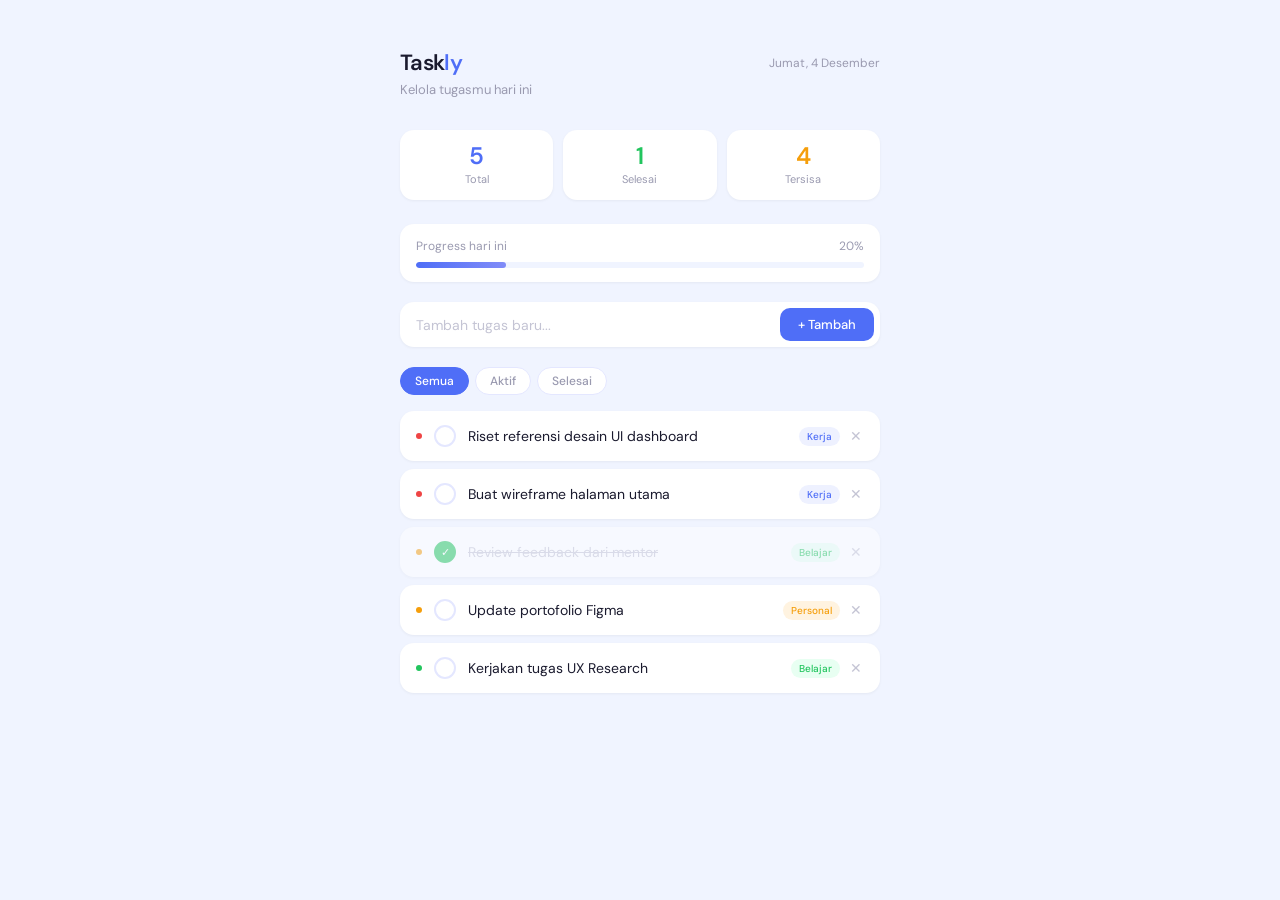
<file: assets/taskly.html>
<!DOCTYPE html>
<html lang="id">
<head>
<meta charset="UTF-8">
<meta name="viewport" content="width=device-width, initial-scale=1.0">
<title>Taskly — To-Do App</title>
<link href="https://fonts.googleapis.com/css2?family=DM+Sans:opsz,wght@9..40,300;9..40,400;9..40,500;9..40,600&display=swap" rel="stylesheet">
<style>
  * { box-sizing: border-box; margin: 0; padding: 0; }
  body {
    font-family: 'DM Sans', sans-serif;
    background: #F0F4FF;
    min-height: 100vh;
    display: flex;
    align-items: flex-start;
    justify-content: center;
    padding: 3rem 1rem;
  }

  .app {
    width: 100%;
    max-width: 480px;
  }

  /* Header */
  .header {
    margin-bottom: 2rem;
  }
  .header-top {
    display: flex;
    align-items: center;
    justify-content: space-between;
    margin-bottom: 4px;
  }
  .logo {
    font-size: 22px;
    font-weight: 600;
    color: #1A1A2E;
    letter-spacing: -0.03em;
  }
  .logo span { color: #4F6EF7; }
  .date {
    font-size: 12px;
    color: #9A9AB0;
  }
  .subtitle {
    font-size: 13px;
    color: #9A9AB0;
  }

  /* Stats */
  .stats {
    display: grid;
    grid-template-columns: repeat(3, 1fr);
    gap: 10px;
    margin-bottom: 1.5rem;
  }
  .stat-card {
    background: white;
    border-radius: 14px;
    padding: 14px;
    text-align: center;
    box-shadow: 0 1px 3px rgba(0,0,0,.05);
  }
  .stat-val {
    font-size: 24px;
    font-weight: 600;
    color: #1A1A2E;
    line-height: 1;
    margin-bottom: 4px;
  }
  .stat-label {
    font-size: 11px;
    color: #9A9AB0;
  }
  .stat-card.blue .stat-val { color: #4F6EF7; }
  .stat-card.green .stat-val { color: #22C55E; }
  .stat-card.amber .stat-val { color: #F59E0B; }

  /* Input */
  .input-wrap {
    background: white;
    border-radius: 14px;
    padding: 6px 6px 6px 16px;
    display: flex;
    align-items: center;
    gap: 8px;
    margin-bottom: 1.25rem;
    box-shadow: 0 1px 3px rgba(0,0,0,.05);
  }
  .input-wrap input {
    flex: 1;
    border: none;
    outline: none;
    font-family: 'DM Sans', sans-serif;
    font-size: 14px;
    color: #1A1A2E;
    background: transparent;
  }
  .input-wrap input::placeholder { color: #C4C4D4; }
  .add-btn {
    background: #4F6EF7;
    color: white;
    border: none;
    border-radius: 10px;
    padding: 8px 18px;
    font-size: 13px;
    font-weight: 500;
    font-family: 'DM Sans', sans-serif;
    cursor: pointer;
    transition: background .15s;
    white-space: nowrap;
  }
  .add-btn:hover { background: #3B57E8; }

  /* Filter tabs */
  .tabs {
    display: flex;
    gap: 6px;
    margin-bottom: 1rem;
  }
  .tab {
    font-size: 12px;
    font-weight: 500;
    font-family: 'DM Sans', sans-serif;
    padding: 5px 14px;
    border-radius: 99px;
    border: 1.5px solid #E4E7FF;
    background: white;
    color: #9A9AB0;
    cursor: pointer;
    transition: all .15s;
  }
  .tab.active {
    background: #4F6EF7;
    border-color: #4F6EF7;
    color: white;
  }

  /* Task list */
  .task-list {
    display: flex;
    flex-direction: column;
    gap: 8px;
  }

  .task-item {
    background: white;
    border-radius: 14px;
    padding: 14px 16px;
    display: flex;
    align-items: center;
    gap: 12px;
    box-shadow: 0 1px 3px rgba(0,0,0,.05);
    transition: transform .15s, opacity .2s;
    animation: slideIn .2s ease;
  }
  .task-item:hover { transform: translateY(-1px); }
  .task-item.done { opacity: .5; }

  @keyframes slideIn {
    from { opacity: 0; transform: translateY(8px); }
    to { opacity: 1; transform: translateY(0); }
  }

  .check-btn {
    width: 22px; height: 22px;
    border-radius: 50%;
    border: 2px solid #E4E7FF;
    background: transparent;
    cursor: pointer;
    flex-shrink: 0;
    display: flex; align-items: center; justify-content: center;
    font-size: 11px;
    transition: all .15s;
    color: transparent;
  }
  .check-btn.checked {
    background: #22C55E;
    border-color: #22C55E;
    color: white;
  }

  .task-text {
    flex: 1;
    font-size: 14px;
    color: #1A1A2E;
    transition: all .2s;
  }
  .task-text.done {
    text-decoration: line-through;
    color: #C4C4D4;
  }

  .task-right {
    display: flex;
    align-items: center;
    gap: 8px;
  }

  .task-cat {
    font-size: 10px;
    padding: 3px 8px;
    border-radius: 99px;
    font-weight: 500;
  }
  .cat-work { background: #EEF1FF; color: #4F6EF7; }
  .cat-personal { background: #FFF3E0; color: #F59E0B; }
  .cat-study { background: #E8FFF2; color: #22C55E; }

  .delete-btn {
    background: none;
    border: none;
    cursor: pointer;
    color: #C4C4D4;
    font-size: 14px;
    padding: 2px;
    line-height: 1;
    transition: color .15s;
  }
  .delete-btn:hover { color: #EF4444; }

  /* Priority dot */
  .priority {
    width: 6px; height: 6px;
    border-radius: 50%;
    flex-shrink: 0;
  }
  .p-high { background: #EF4444; }
  .p-mid  { background: #F59E0B; }
  .p-low  { background: #22C55E; }

  /* Empty */
  .empty {
    text-align: center;
    padding: 3rem 0;
    color: #C4C4D4;
    font-size: 14px;
  }
  .empty-icon { font-size: 2.5rem; margin-bottom: .75rem; }

  /* Progress bar */
  .progress-wrap {
    background: white;
    border-radius: 14px;
    padding: 14px 16px;
    margin-bottom: 1.25rem;
    box-shadow: 0 1px 3px rgba(0,0,0,.05);
  }
  .progress-label {
    display: flex;
    justify-content: space-between;
    font-size: 12px;
    color: #9A9AB0;
    margin-bottom: 8px;
  }
  .progress-bar-bg {
    height: 6px;
    background: #F0F4FF;
    border-radius: 99px;
    overflow: hidden;
  }
  .progress-bar-fill {
    height: 100%;
    background: linear-gradient(90deg, #4F6EF7, #818CF8);
    border-radius: 99px;
    transition: width .4s ease;
  }
</style>
</head>
<body>
<div class="app">
  <div class="header">
    <div class="header-top">
      <div class="logo">Task<span>ly</span></div>
      <div class="date" id="dateEl"></div>
    </div>
    <div class="subtitle">Kelola tugasmu hari ini</div>
  </div>

  <div class="stats">
    <div class="stat-card blue">
      <div class="stat-val" id="statTotal">0</div>
      <div class="stat-label">Total</div>
    </div>
    <div class="stat-card green">
      <div class="stat-val" id="statDone">0</div>
      <div class="stat-label">Selesai</div>
    </div>
    <div class="stat-card amber">
      <div class="stat-val" id="statLeft">0</div>
      <div class="stat-label">Tersisa</div>
    </div>
  </div>

  <div class="progress-wrap">
    <div class="progress-label">
      <span>Progress hari ini</span>
      <span id="progressPct">0%</span>
    </div>
    <div class="progress-bar-bg">
      <div class="progress-bar-fill" id="progressBar" style="width:0%"></div>
    </div>
  </div>

  <div class="input-wrap">
    <input type="text" id="taskInput" placeholder="Tambah tugas baru..." maxlength="60" />
    <button class="add-btn" onclick="addTask()">+ Tambah</button>
  </div>

  <div class="tabs">
    <button class="tab active" onclick="setFilter('all', this)">Semua</button>
    <button class="tab" onclick="setFilter('active', this)">Aktif</button>
    <button class="tab" onclick="setFilter('done', this)">Selesai</button>
  </div>

  <div class="task-list" id="taskList"></div>
</div>

<script>
  const CATS = ['work','personal','study']
  const CAT_LABELS = { work: 'Kerja', personal: 'Personal', study: 'Belajar' }
  const PRIORITIES = ['high','mid','low']

  let filter = 'all'
  let tasks = [
    { id: 1, text: 'Riset referensi desain UI dashboard', done: false, cat: 'work', priority: 'high' },
    { id: 2, text: 'Buat wireframe halaman utama', done: false, cat: 'work', priority: 'high' },
    { id: 3, text: 'Review feedback dari mentor', done: true, cat: 'study', priority: 'mid' },
    { id: 4, text: 'Update portofolio Figma', done: false, cat: 'personal', priority: 'mid' },
    { id: 5, text: 'Kerjakan tugas UX Research', done: false, cat: 'study', priority: 'low' },
  ]
  let nextId = 6

  // Date
  const now = new Date()
  document.getElementById('dateEl').textContent = now.toLocaleDateString('id-ID', { weekday: 'long', day: 'numeric', month: 'long' })

  function setFilter(f, el) {
    filter = f
    document.querySelectorAll('.tab').forEach(t => t.classList.remove('active'))
    el.classList.add('active')
    render()
  }

  function addTask() {
    const input = document.getElementById('taskInput')
    const text = input.value.trim()
    if (!text) return
    tasks.unshift({
      id: nextId++,
      text,
      done: false,
      cat: CATS[Math.floor(Math.random() * CATS.length)],
      priority: PRIORITIES[Math.floor(Math.random() * PRIORITIES.length)]
    })
    input.value = ''
    render()
  }

  function toggleTask(id) {
    tasks = tasks.map(t => t.id === id ? { ...t, done: !t.done } : t)
    render()
  }

  function deleteTask(id) {
    tasks = tasks.filter(t => t.id !== id)
    render()
  }

  function render() {
    const list = document.getElementById('taskList')
    const done = tasks.filter(t => t.done).length
    const total = tasks.length
    const pct = total ? Math.round(done / total * 100) : 0

    document.getElementById('statTotal').textContent = total
    document.getElementById('statDone').textContent = done
    document.getElementById('statLeft').textContent = total - done
    document.getElementById('progressPct').textContent = pct + '%'
    document.getElementById('progressBar').style.width = pct + '%'

    const filtered = tasks.filter(t =>
      filter === 'all' ? true : filter === 'done' ? t.done : !t.done
    )

    if (!filtered.length) {
      list.innerHTML = `<div class="empty"><div class="empty-icon">✅</div><div>Tidak ada tugas di sini</div></div>`
      return
    }

    list.innerHTML = filtered.map(t => `
      <div class="task-item ${t.done ? 'done' : ''}">
        <div class="priority p-${t.priority}"></div>
        <button class="check-btn ${t.done ? 'checked' : ''}" onclick="toggleTask(${t.id})">
          ${t.done ? '✓' : ''}
        </button>
        <span class="task-text ${t.done ? 'done' : ''}">${t.text}</span>
        <div class="task-right">
          <span class="task-cat cat-${t.cat}">${CAT_LABELS[t.cat]}</span>
          <button class="delete-btn" onclick="deleteTask(${t.id})">✕</button>
        </div>
      </div>
    `).join('')
  }

  document.getElementById('taskInput').addEventListener('keydown', e => {
    if (e.key === 'Enter') addTask()
  })

  render()
</script>
</body>
</html>
</file>
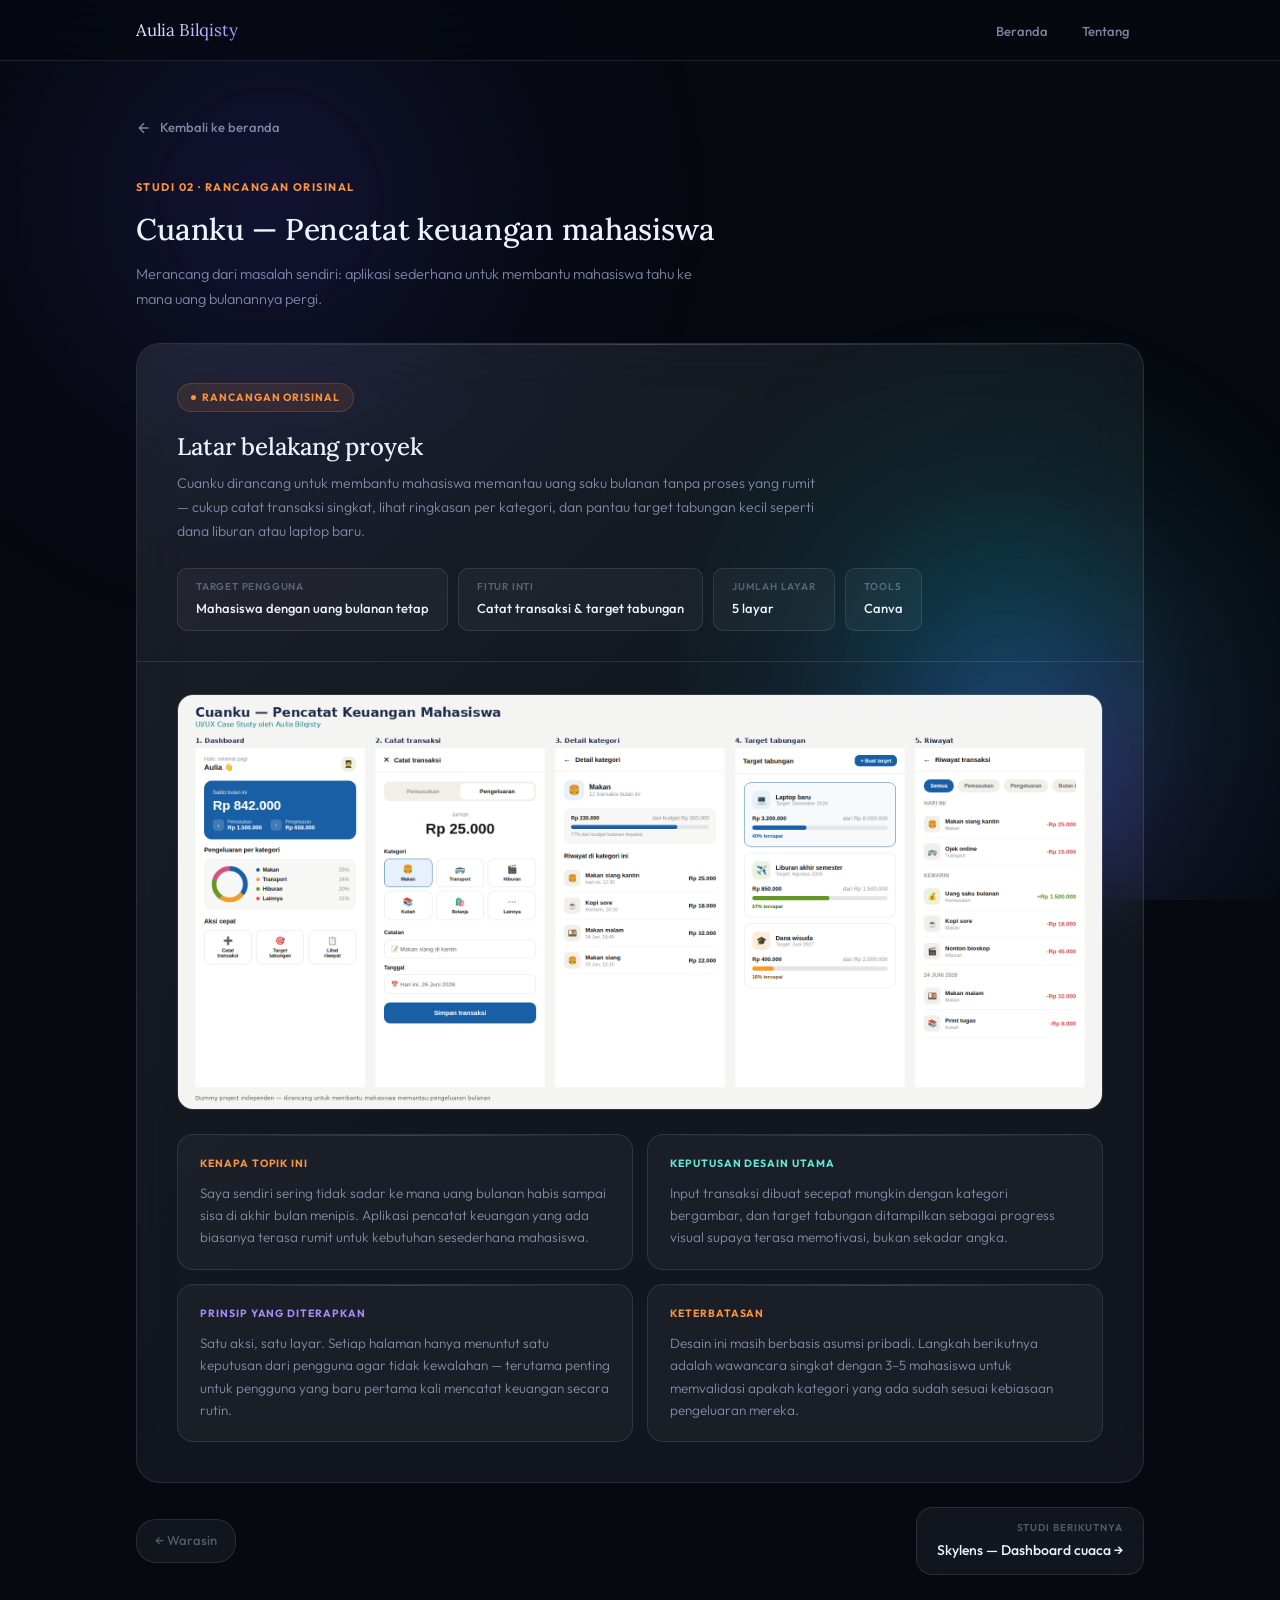
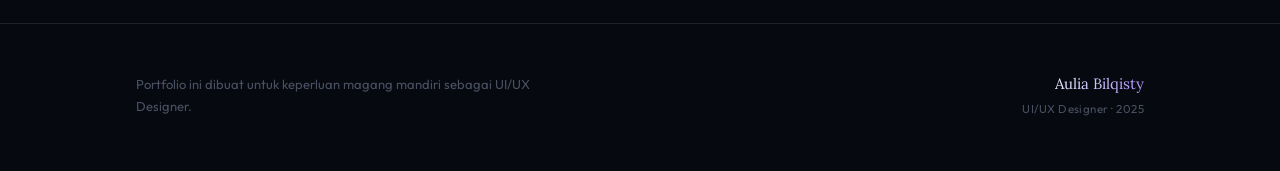
<file: pages/cuanku.html>
<!doctype html>
<html lang="id">
  <head>
    <meta charset="UTF-8" />
    <meta name="viewport" content="width=device-width, initial-scale=1.0" />
    <title>Cuanku — Aulia Bilqisty</title>
    <link rel="preconnect" href="https://fonts.googleapis.com" />
    <link
      href="https://fonts.googleapis.com/css2?family=Lora:ital,wght@0,400;0,500;1,400;1,500&family=Outfit:wght@300;400;500;600&display=swap"
      rel="stylesheet"
    />
    <link rel="stylesheet" href="../css/style.css" />
    <link rel="stylesheet" href="../css/detail.css" />
  </head>
  <body>
    <div class="atmo" aria-hidden="true">
      <div class="atmo-blob a"></div>
      <div class="atmo-blob b"></div>
      <div class="atmo-blob c"></div>
    </div>
    <header>
      <div class="wrap header-inner">
        <a href="../index.html" class="brand">Aulia Bilqisty</a>
        <nav>
          <ul class="nav">
            <li><a href="../index.html">Beranda</a></li>
            <li><a href="tentang.html">Tentang</a></li>
          </ul>
        </nav>
      </div>
    </header>
    <main>
      <div class="wrap">
        <div class="section" style="padding-bottom: 0">
          <a href="../index.html" class="back-link">
            <svg
              width="16"
              height="16"
              fill="none"
              stroke="currentColor"
              stroke-width="2"
              viewBox="0 0 24 24"
            >
              <path d="M19 12H5M12 5l-7 7 7 7" />
            </svg>
            Kembali ke beranda
          </a>
          <div class="section-head reveal">
            <div class="section-kicker">Studi 02 · Rancangan Orisinal</div>
            <h1 class="section-title">Cuanku — Pencatat keuangan mahasiswa</h1>
            <p class="section-sub">
              Merancang dari masalah sendiri: aplikasi sederhana untuk membantu
              mahasiswa tahu ke mana uang bulanannya pergi.
            </p>
          </div>
        </div>
        <div class="section" style="padding-top: 0">
          <div class="card reveal">
            <div class="card-shimmer"></div>
            <div class="card-head">
              <span class="tag tag-original"
                ><span class="tag-dot"></span>Rancangan Orisinal</span
              >
              <h2 class="card-title">Latar belakang proyek</h2>
              <p class="card-desc">
                Cuanku dirancang untuk membantu mahasiswa memantau uang saku
                bulanan tanpa proses yang rumit — cukup catat transaksi singkat,
                lihat ringkasan per kategori, dan pantau target tabungan kecil
                seperti dana liburan atau laptop baru.
              </p>
              <div class="meta-row">
                <div class="meta-pill">
                  <span class="meta-pill-label">Target pengguna</span
                  ><span class="meta-pill-value"
                    >Mahasiswa dengan uang bulanan tetap</span
                  >
                </div>
                <div class="meta-pill">
                  <span class="meta-pill-label">Fitur inti</span
                  ><span class="meta-pill-value"
                    >Catat transaksi &amp; target tabungan</span
                  >
                </div>
                <div class="meta-pill">
                  <span class="meta-pill-label">Jumlah layar</span
                  ><span class="meta-pill-value">5 layar</span>
                </div>
                <div class="meta-pill">
                  <span class="meta-pill-label">Tools</span
                  ><span class="meta-pill-value">Canva</span>
                </div>
              </div>
            </div>
            <div class="card-body">
              <img
                src="../assets/cuanku.png"
                alt="Flow Cuanku: dari dashboard hingga riwayat transaksi"
                class="flow-img"
              />
              <div class="insight-grid">
                <div class="insight">
                  <div class="insight-label amber">Kenapa topik ini</div>
                  <p class="insight-text">
                    Saya sendiri sering tidak sadar ke mana uang bulanan habis
                    sampai sisa di akhir bulan menipis. Aplikasi pencatat
                    keuangan yang ada biasanya terasa rumit untuk kebutuhan
                    sesederhana mahasiswa.
                  </p>
                </div>
                <div class="insight">
                  <div class="insight-label teal">Keputusan desain utama</div>
                  <p class="insight-text">
                    Input transaksi dibuat secepat mungkin dengan kategori
                    bergambar, dan target tabungan ditampilkan sebagai progress
                    visual supaya terasa memotivasi, bukan sekadar angka.
                  </p>
                </div>
                <div class="insight">
                  <div class="insight-label violet">
                    Prinsip yang diterapkan
                  </div>
                  <p class="insight-text">
                    Satu aksi, satu layar. Setiap halaman hanya menuntut satu
                    keputusan dari pengguna agar tidak kewalahan — terutama
                    penting untuk pengguna yang baru pertama kali mencatat
                    keuangan secara rutin.
                  </p>
                </div>
                <div class="insight">
                  <div class="insight-label amber">Keterbatasan</div>
                  <p class="insight-text">
                    Desain ini masih berbasis asumsi pribadi. Langkah berikutnya
                    adalah wawancara singkat dengan 3–5 mahasiswa untuk
                    memvalidasi apakah kategori yang ada sudah sesuai kebiasaan
                    pengeluaran mereka.
                  </p>
                </div>
              </div>
            </div>
          </div>
          <div class="study-nav reveal">
            <a href="warasin.html" class="study-nav-prev">← Warasin</a>
            <a href="skylens.html" class="study-nav-next">
              <span class="study-nav-label">Studi berikutnya</span>
              <span class="study-nav-title">Skylens — Dashboard cuaca →</span>
            </a>
          </div>
        </div>
      </div>
    </main>
    <footer>
      <div class="wrap footer-inner">
        <p class="footer-note">
          Portfolio ini dibuat untuk keperluan magang mandiri sebagai UI/UX
          Designer.
        </p>
        <div class="footer-right">
          <div class="footer-name">Aulia Bilqisty</div>
          <div class="footer-role">UI/UX Designer · 2025</div>
        </div>
      </div>
    </footer>
    <script src="../js/main.js"></script>
  </body>
</html>
</file>
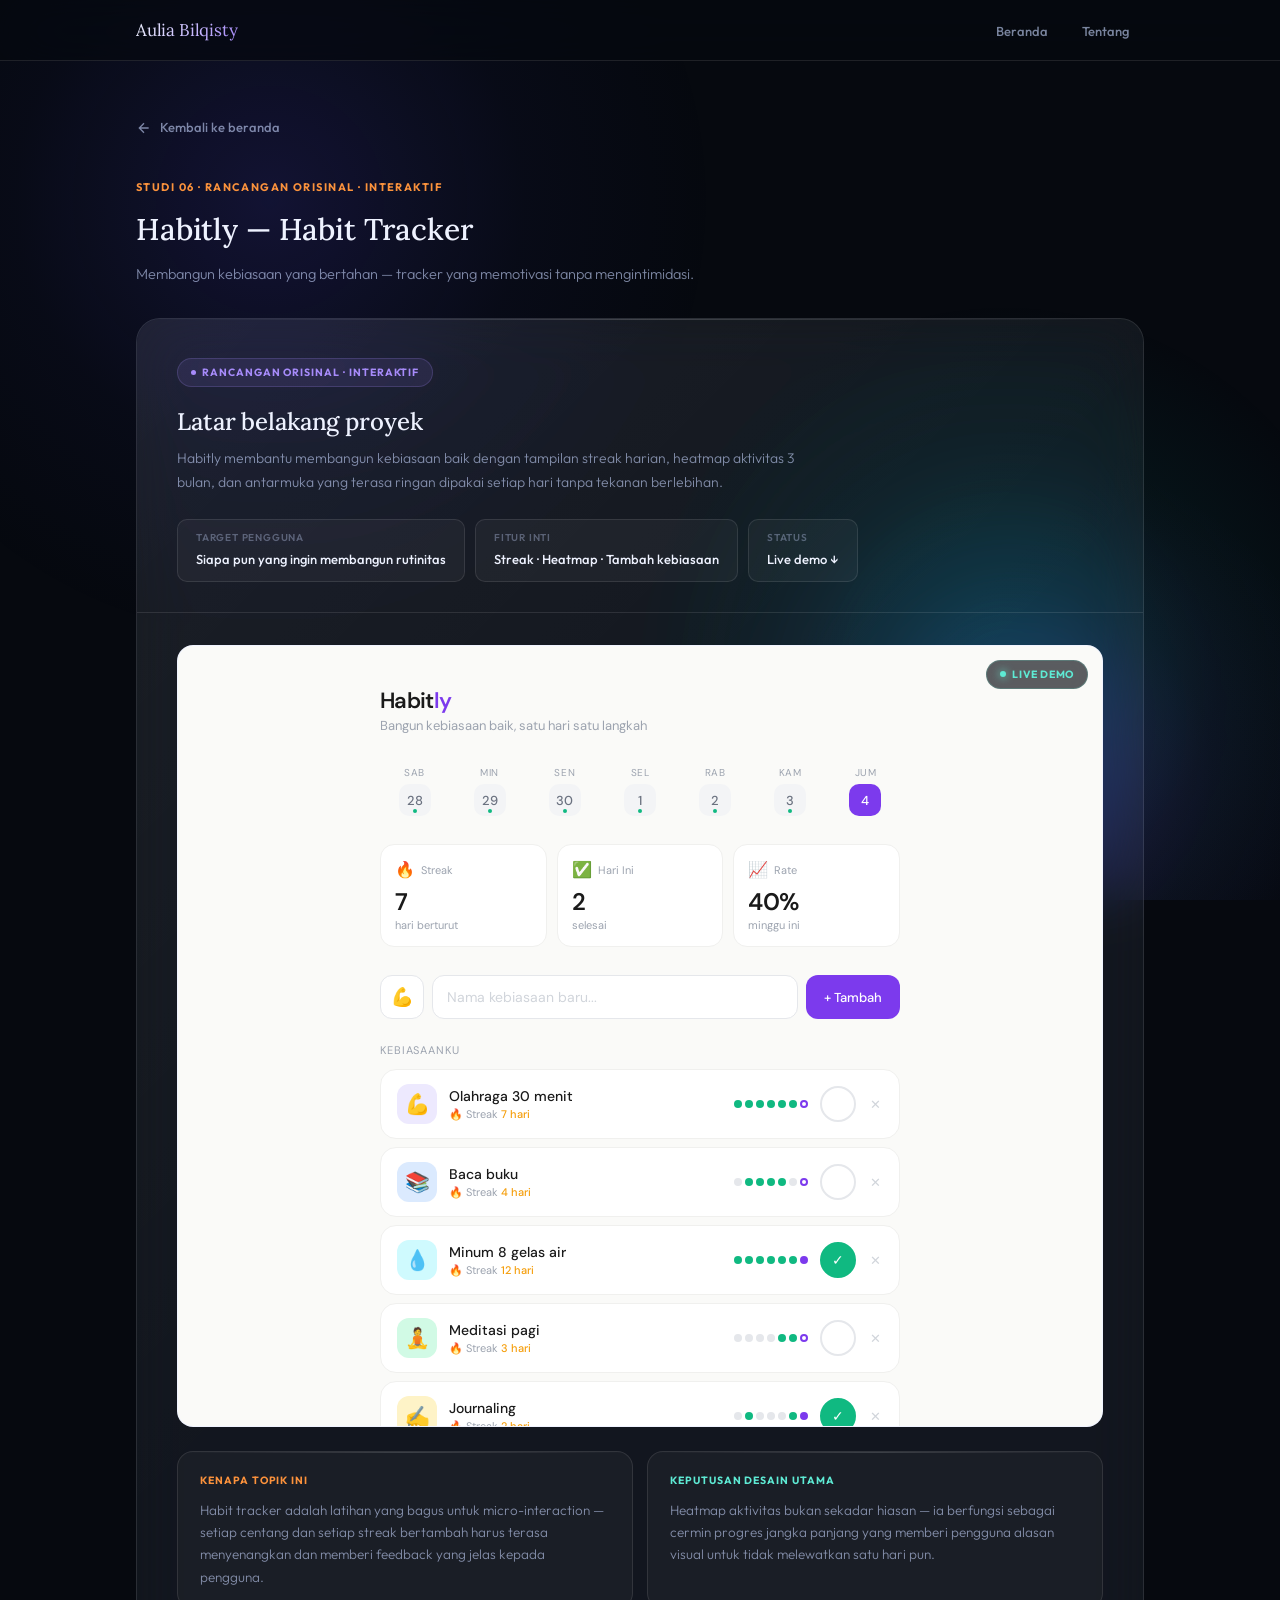
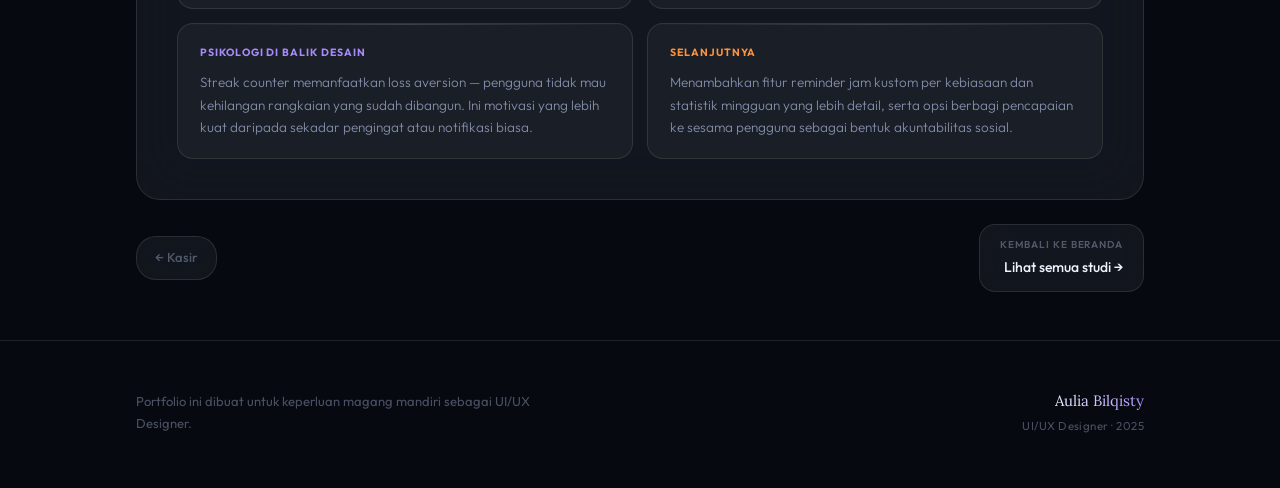
<file: pages/habitly.html>
<!doctype html>
<html lang="id">
  <head>
    <meta charset="UTF-8" />
    <meta name="viewport" content="width=device-width, initial-scale=1.0" />
    <title>Habitly — Aulia Bilqisty</title>
    <link rel="preconnect" href="https://fonts.googleapis.com" />
    <link
      href="https://fonts.googleapis.com/css2?family=Lora:ital,wght@0,400;0,500;1,400;1,500&family=Outfit:wght@300;400;500;600&display=swap"
      rel="stylesheet"
    />
    <link rel="stylesheet" href="../css/style.css" />
    <link rel="stylesheet" href="../css/detail.css" />
  </head>
  <body>
    <div class="atmo" aria-hidden="true">
      <div class="atmo-blob a"></div>
      <div class="atmo-blob b"></div>
      <div class="atmo-blob c"></div>
    </div>
    <header>
      <div class="wrap header-inner">
        <a href="../index.html" class="brand">Aulia Bilqisty</a>
        <nav>
          <ul class="nav">
            <li><a href="../index.html">Beranda</a></li>
            <li><a href="tentang.html">Tentang</a></li>
          </ul>
        </nav>
      </div>
    </header>
    <main>
      <div class="wrap">
        <div class="section" style="padding-bottom: 0">
          <a href="../index.html" class="back-link">
            <svg
              width="16"
              height="16"
              fill="none"
              stroke="currentColor"
              stroke-width="2"
              viewBox="0 0 24 24"
            >
              <path d="M19 12H5M12 5l-7 7 7 7" />
            </svg>
            Kembali ke beranda
          </a>
          <div class="section-head reveal">
            <div class="section-kicker">
              Studi 06 · Rancangan Orisinal · Interaktif
            </div>
            <h1 class="section-title">Habitly — Habit Tracker</h1>
            <p class="section-sub">
              Membangun kebiasaan yang bertahan — tracker yang memotivasi tanpa
              mengintimidasi.
            </p>
          </div>
        </div>
        <div class="section" style="padding-top: 0">
          <div class="card reveal">
            <div class="card-shimmer"></div>
            <div class="card-head">
              <span class="tag tag-live"
                ><span class="tag-dot"></span>Rancangan Orisinal ·
                Interaktif</span
              >
              <h2 class="card-title">Latar belakang proyek</h2>
              <p class="card-desc">
                Habitly membantu membangun kebiasaan baik dengan tampilan streak
                harian, heatmap aktivitas 3 bulan, dan antarmuka yang terasa
                ringan dipakai setiap hari tanpa tekanan berlebihan.
              </p>
              <div class="meta-row">
                <div class="meta-pill">
                  <span class="meta-pill-label">Target pengguna</span
                  ><span class="meta-pill-value"
                    >Siapa pun yang ingin membangun rutinitas</span
                  >
                </div>
                <div class="meta-pill">
                  <span class="meta-pill-label">Fitur inti</span
                  ><span class="meta-pill-value"
                    >Streak · Heatmap · Tambah kebiasaan</span
                  >
                </div>
                <div class="meta-pill">
                  <span class="meta-pill-label">Status</span
                  ><span class="meta-pill-value">Live demo ↓</span>
                </div>
              </div>
            </div>
            <div class="card-body">
              <div class="demo-wrap light">
                <div class="demo-live">
                  <span class="demo-live-dot"></span>Live Demo
                </div>
                <iframe
                  src="../assets/habitly-tracker.html"
                  loading="lazy"
                  title="Demo interaktif Habitly"
                ></iframe>
              </div>
              <div class="insight-grid">
                <div class="insight">
                  <div class="insight-label amber">Kenapa topik ini</div>
                  <p class="insight-text">
                    Habit tracker adalah latihan yang bagus untuk
                    micro-interaction — setiap centang dan setiap streak
                    bertambah harus terasa menyenangkan dan memberi feedback
                    yang jelas kepada pengguna.
                  </p>
                </div>
                <div class="insight">
                  <div class="insight-label teal">Keputusan desain utama</div>
                  <p class="insight-text">
                    Heatmap aktivitas bukan sekadar hiasan — ia berfungsi
                    sebagai cermin progres jangka panjang yang memberi pengguna
                    alasan visual untuk tidak melewatkan satu hari pun.
                  </p>
                </div>
                <div class="insight">
                  <div class="insight-label violet">
                    Psikologi di balik desain
                  </div>
                  <p class="insight-text">
                    Streak counter memanfaatkan loss aversion — pengguna tidak
                    mau kehilangan rangkaian yang sudah dibangun. Ini motivasi
                    yang lebih kuat daripada sekadar pengingat atau notifikasi
                    biasa.
                  </p>
                </div>
                <div class="insight">
                  <div class="insight-label amber">Selanjutnya</div>
                  <p class="insight-text">
                    Menambahkan fitur reminder jam kustom per kebiasaan dan
                    statistik mingguan yang lebih detail, serta opsi berbagi
                    pencapaian ke sesama pengguna sebagai bentuk akuntabilitas
                    sosial.
                  </p>
                </div>
              </div>
            </div>
          </div>
          <div class="study-nav reveal">
            <a href="kasir.html" class="study-nav-prev">← Kasir</a>
            <a href="../index.html" class="study-nav-next">
              <span class="study-nav-label">Kembali ke beranda</span>
              <span class="study-nav-title">Lihat semua studi →</span>
            </a>
          </div>
        </div>
      </div>
    </main>
    <footer>
      <div class="wrap footer-inner">
        <p class="footer-note">
          Portfolio ini dibuat untuk keperluan magang mandiri sebagai UI/UX
          Designer.
        </p>
        <div class="footer-right">
          <div class="footer-name">Aulia Bilqisty</div>
          <div class="footer-role">UI/UX Designer · 2025</div>
        </div>
      </div>
    </footer>
    <script src="../js/main.js"></script>
  </body>
</html>
</file>
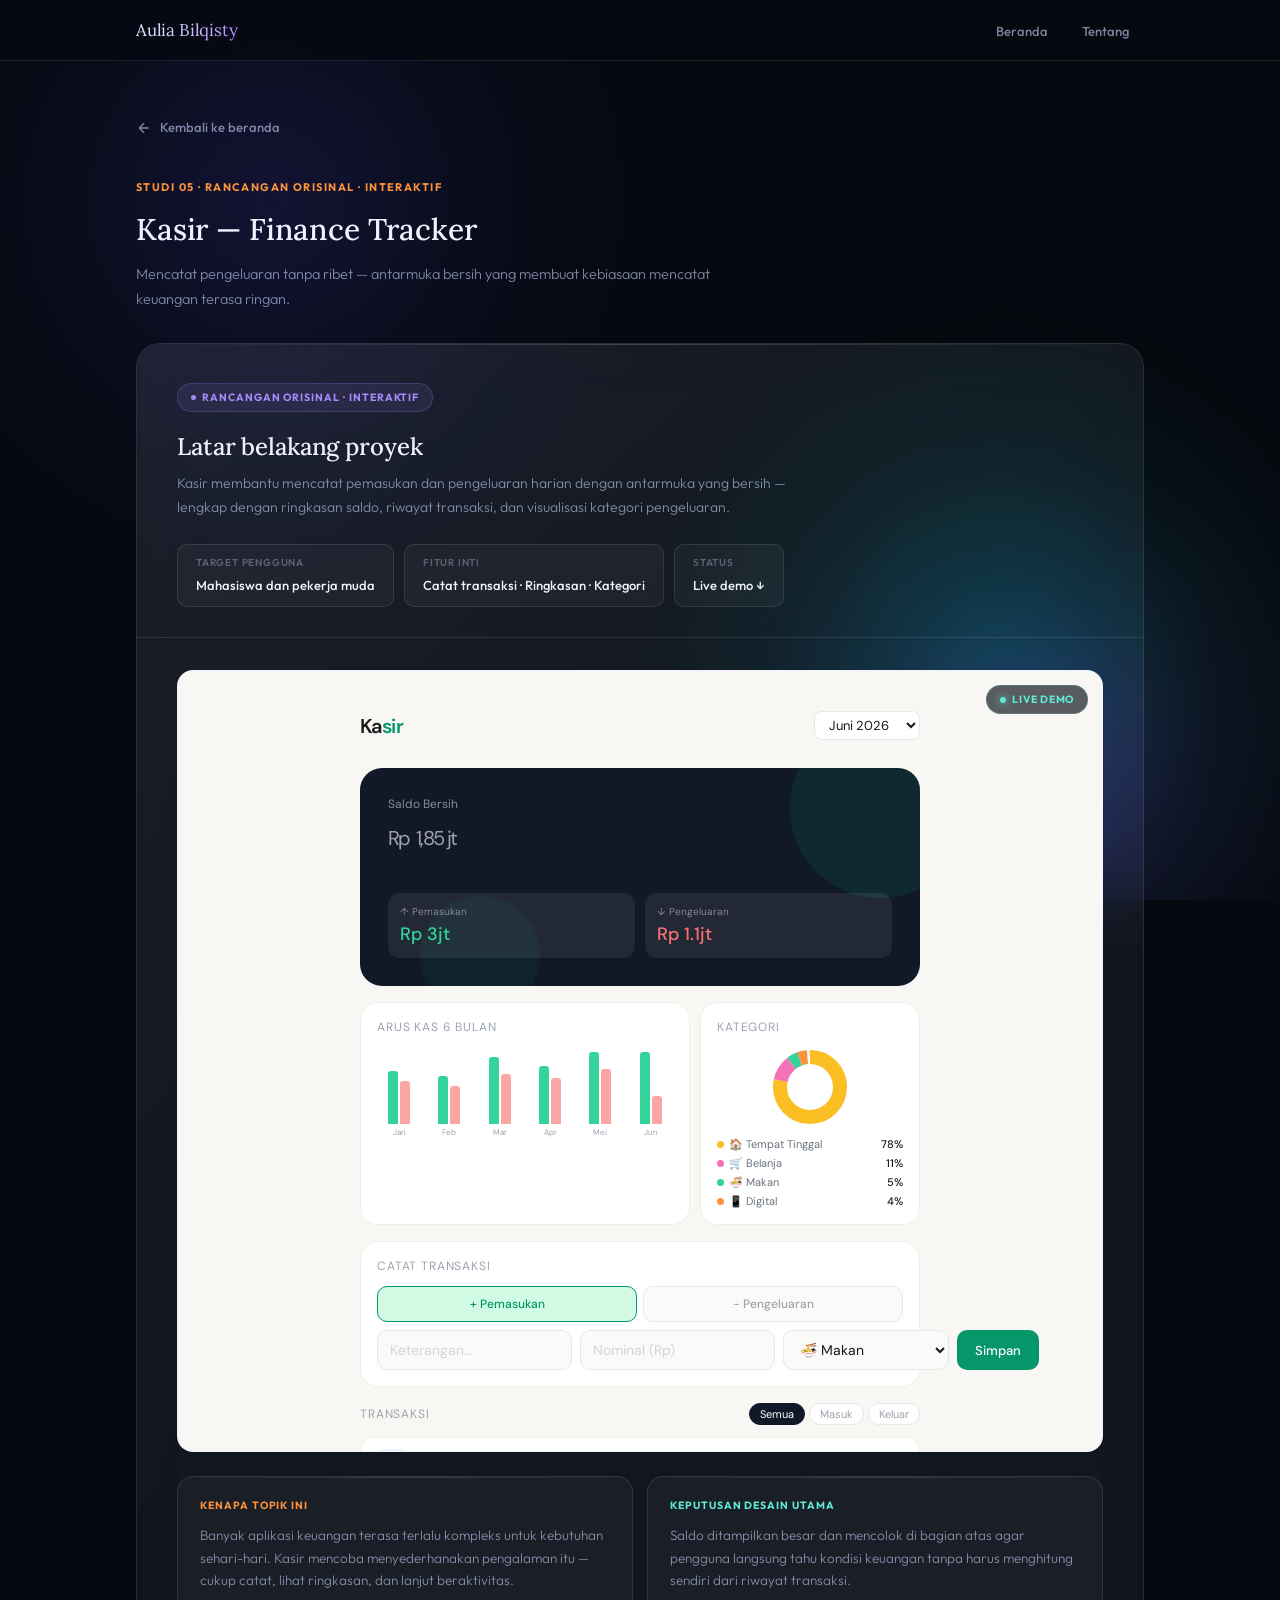
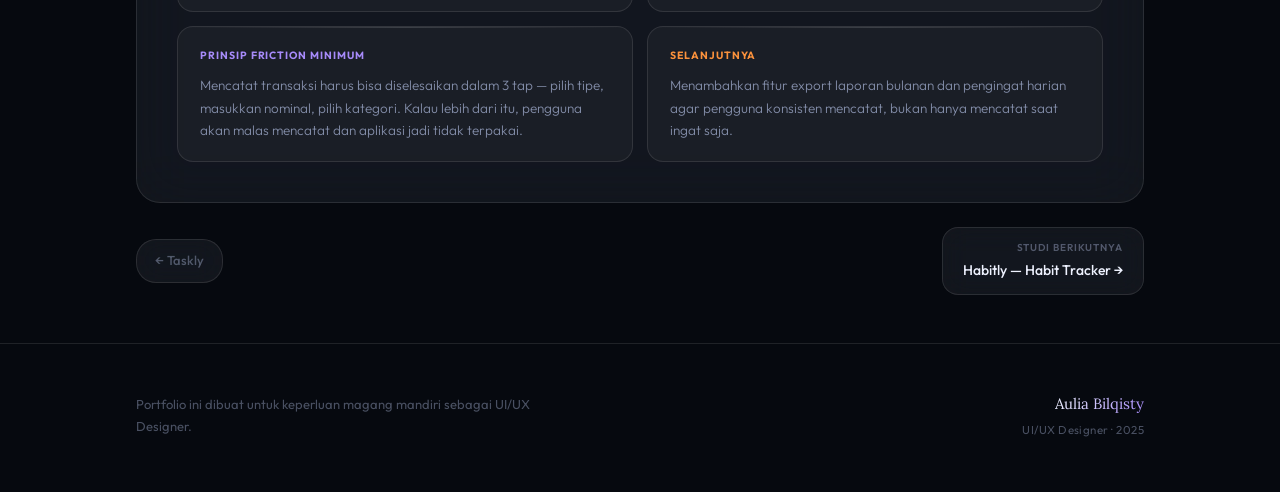
<file: pages/kasir.html>
<!doctype html>
<html lang="id">
  <head>
    <meta charset="UTF-8" />
    <meta name="viewport" content="width=device-width, initial-scale=1.0" />
    <title>Kasir — Aulia Bilqisty</title>
    <link rel="preconnect" href="https://fonts.googleapis.com" />
    <link
      href="https://fonts.googleapis.com/css2?family=Lora:ital,wght@0,400;0,500;1,400;1,500&family=Outfit:wght@300;400;500;600&display=swap"
      rel="stylesheet"
    />
    <link rel="stylesheet" href="../css/style.css" />
    <link rel="stylesheet" href="../css/detail.css" />
  </head>
  <body>
    <div class="atmo" aria-hidden="true">
      <div class="atmo-blob a"></div>
      <div class="atmo-blob b"></div>
      <div class="atmo-blob c"></div>
    </div>
    <header>
      <div class="wrap header-inner">
        <a href="../index.html" class="brand">Aulia Bilqisty</a>
        <nav>
          <ul class="nav">
            <li><a href="../index.html">Beranda</a></li>
            <li><a href="tentang.html">Tentang</a></li>
          </ul>
        </nav>
      </div>
    </header>
    <main>
      <div class="wrap">
        <div class="section" style="padding-bottom: 0">
          <a href="../index.html" class="back-link">
            <svg
              width="16"
              height="16"
              fill="none"
              stroke="currentColor"
              stroke-width="2"
              viewBox="0 0 24 24"
            >
              <path d="M19 12H5M12 5l-7 7 7 7" />
            </svg>
            Kembali ke beranda
          </a>
          <div class="section-head reveal">
            <div class="section-kicker">
              Studi 05 · Rancangan Orisinal · Interaktif
            </div>
            <h1 class="section-title">Kasir — Finance Tracker</h1>
            <p class="section-sub">
              Mencatat pengeluaran tanpa ribet — antarmuka bersih yang membuat
              kebiasaan mencatat keuangan terasa ringan.
            </p>
          </div>
        </div>
        <div class="section" style="padding-top: 0">
          <div class="card reveal">
            <div class="card-shimmer"></div>
            <div class="card-head">
              <span class="tag tag-live"
                ><span class="tag-dot"></span>Rancangan Orisinal ·
                Interaktif</span
              >
              <h2 class="card-title">Latar belakang proyek</h2>
              <p class="card-desc">
                Kasir membantu mencatat pemasukan dan pengeluaran harian dengan
                antarmuka yang bersih — lengkap dengan ringkasan saldo, riwayat
                transaksi, dan visualisasi kategori pengeluaran.
              </p>
              <div class="meta-row">
                <div class="meta-pill">
                  <span class="meta-pill-label">Target pengguna</span
                  ><span class="meta-pill-value"
                    >Mahasiswa dan pekerja muda</span
                  >
                </div>
                <div class="meta-pill">
                  <span class="meta-pill-label">Fitur inti</span
                  ><span class="meta-pill-value"
                    >Catat transaksi · Ringkasan · Kategori</span
                  >
                </div>
                <div class="meta-pill">
                  <span class="meta-pill-label">Status</span
                  ><span class="meta-pill-value">Live demo ↓</span>
                </div>
              </div>
            </div>
            <div class="card-body">
              <div class="demo-wrap light">
                <div class="demo-live">
                  <span class="demo-live-dot"></span>Live Demo
                </div>
                <iframe
                  src="../assets/kasir-finance-tracker.html"
                  loading="lazy"
                  title="Demo interaktif Kasir"
                ></iframe>
              </div>
              <div class="insight-grid">
                <div class="insight">
                  <div class="insight-label amber">Kenapa topik ini</div>
                  <p class="insight-text">
                    Banyak aplikasi keuangan terasa terlalu kompleks untuk
                    kebutuhan sehari-hari. Kasir mencoba menyederhanakan
                    pengalaman itu — cukup catat, lihat ringkasan, dan lanjut
                    beraktivitas.
                  </p>
                </div>
                <div class="insight">
                  <div class="insight-label teal">Keputusan desain utama</div>
                  <p class="insight-text">
                    Saldo ditampilkan besar dan mencolok di bagian atas agar
                    pengguna langsung tahu kondisi keuangan tanpa harus
                    menghitung sendiri dari riwayat transaksi.
                  </p>
                </div>
                <div class="insight">
                  <div class="insight-label violet">
                    Prinsip friction minimum
                  </div>
                  <p class="insight-text">
                    Mencatat transaksi harus bisa diselesaikan dalam 3 tap —
                    pilih tipe, masukkan nominal, pilih kategori. Kalau lebih
                    dari itu, pengguna akan malas mencatat dan aplikasi jadi
                    tidak terpakai.
                  </p>
                </div>
                <div class="insight">
                  <div class="insight-label amber">Selanjutnya</div>
                  <p class="insight-text">
                    Menambahkan fitur export laporan bulanan dan pengingat
                    harian agar pengguna konsisten mencatat, bukan hanya
                    mencatat saat ingat saja.
                  </p>
                </div>
              </div>
            </div>
          </div>
          <div class="study-nav reveal">
            <a href="taskly.html" class="study-nav-prev">← Taskly</a>
            <a href="habitly.html" class="study-nav-next">
              <span class="study-nav-label">Studi berikutnya</span>
              <span class="study-nav-title">Habitly — Habit Tracker →</span>
            </a>
          </div>
        </div>
      </div>
    </main>
    <footer>
      <div class="wrap footer-inner">
        <p class="footer-note">
          Portfolio ini dibuat untuk keperluan magang mandiri sebagai UI/UX
          Designer.
        </p>
        <div class="footer-right">
          <div class="footer-name">Aulia Bilqisty</div>
          <div class="footer-role">UI/UX Designer · 2025</div>
        </div>
      </div>
    </footer>
    <script src="../js/main.js"></script>
  </body>
</html>
</file>
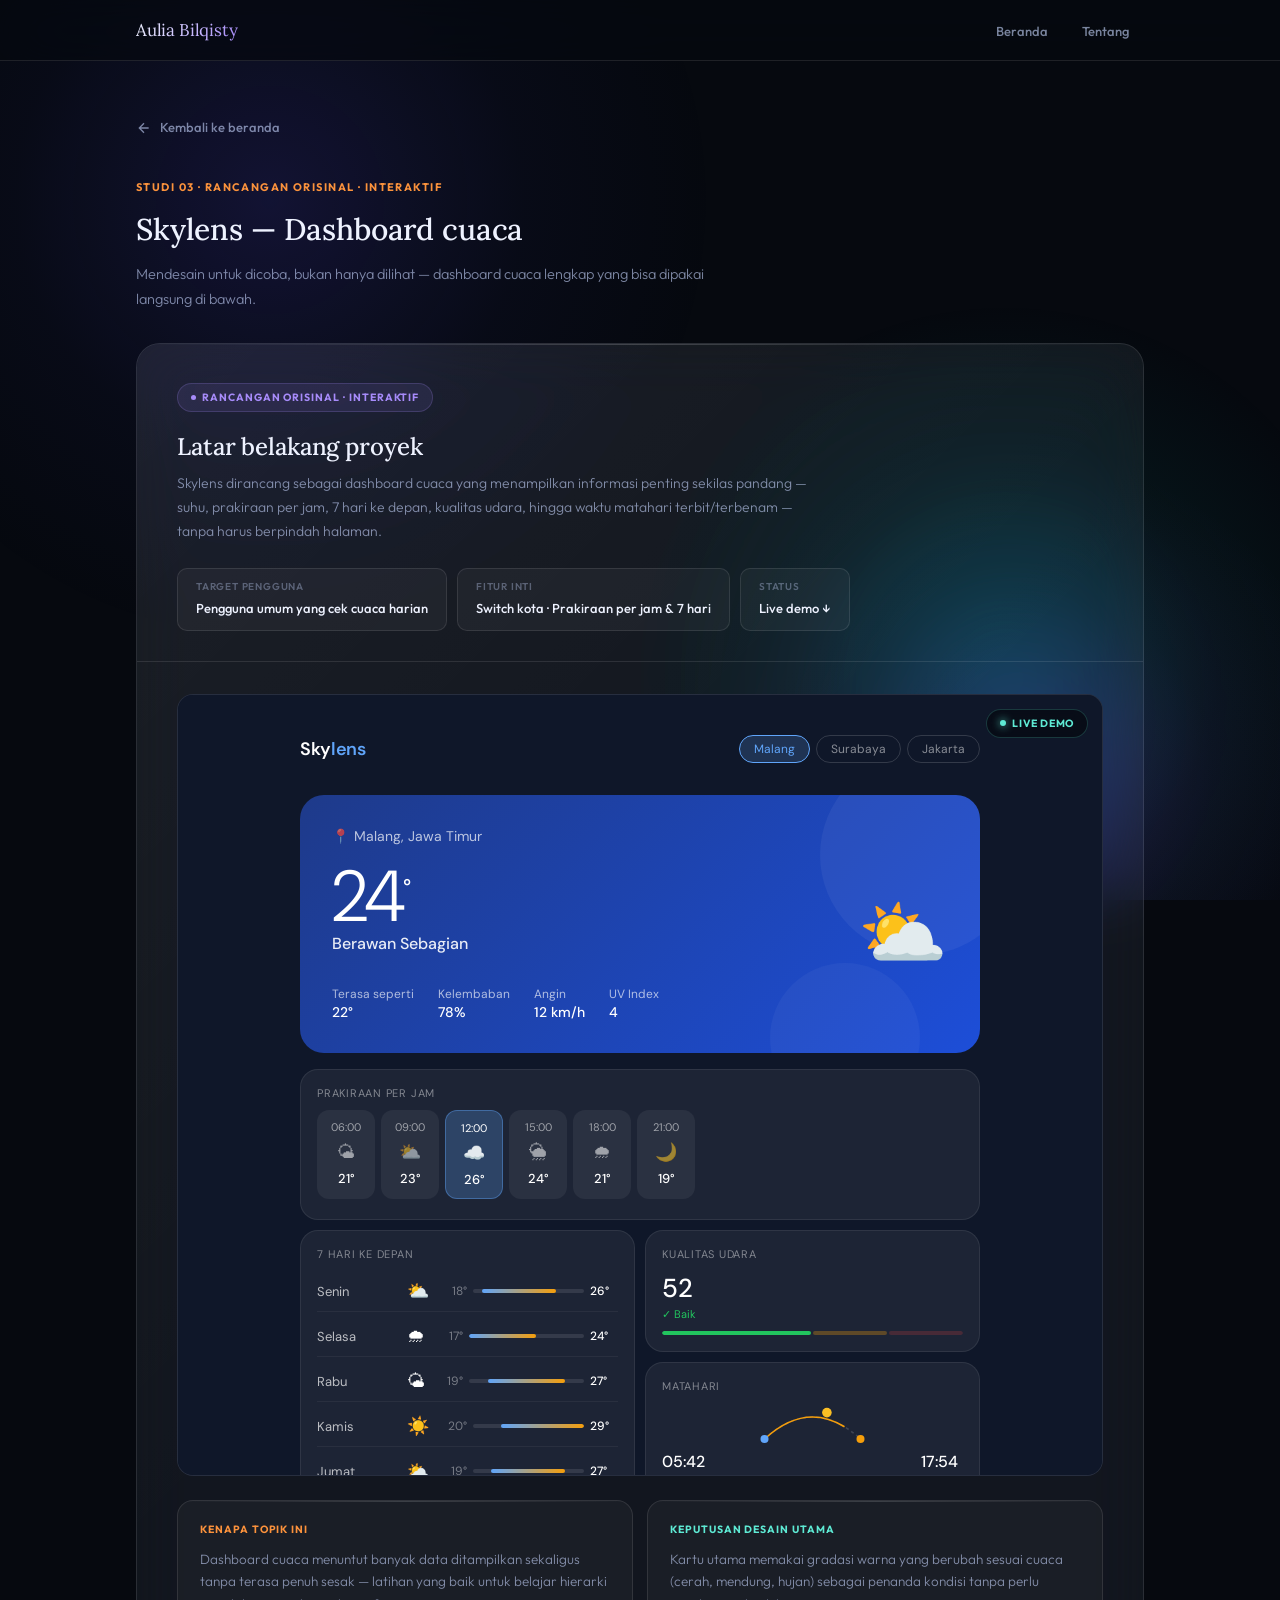
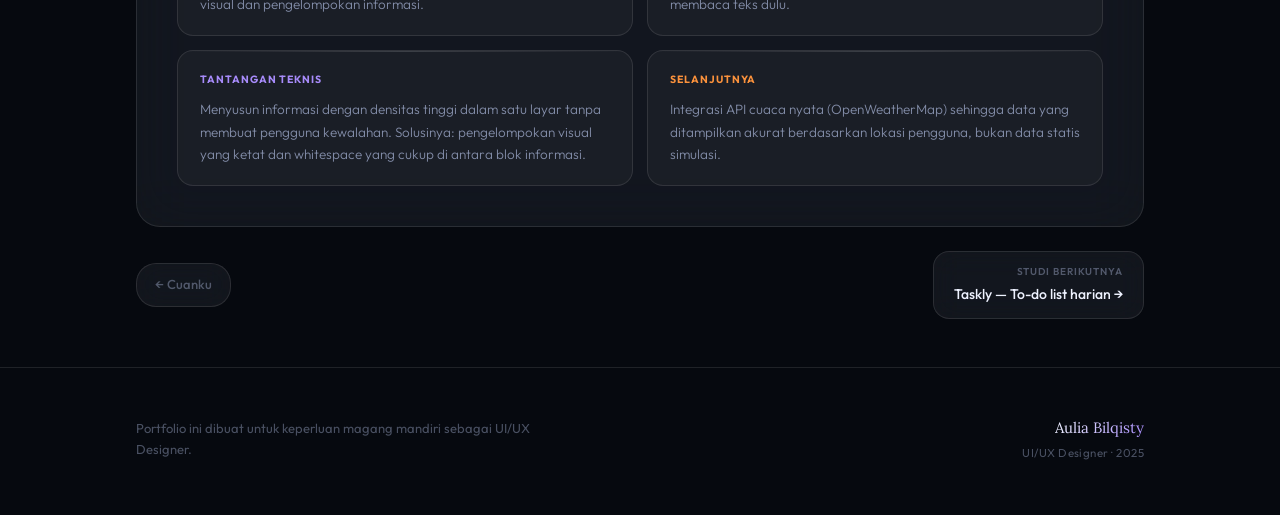
<file: pages/skylens.html>
<!doctype html>
<html lang="id">
  <head>
    <meta charset="UTF-8" />
    <meta name="viewport" content="width=device-width, initial-scale=1.0" />
    <title>Skylens — Aulia Bilqisty</title>
    <link rel="preconnect" href="https://fonts.googleapis.com" />
    <link
      href="https://fonts.googleapis.com/css2?family=Lora:ital,wght@0,400;0,500;1,400;1,500&family=Outfit:wght@300;400;500;600&display=swap"
      rel="stylesheet"
    />
    <link rel="stylesheet" href="../css/style.css" />
    <link rel="stylesheet" href="../css/detail.css" />
  </head>
  <body>
    <div class="atmo" aria-hidden="true">
      <div class="atmo-blob a"></div>
      <div class="atmo-blob b"></div>
      <div class="atmo-blob c"></div>
    </div>
    <header>
      <div class="wrap header-inner">
        <a href="../index.html" class="brand">Aulia Bilqisty</a>
        <nav>
          <ul class="nav">
            <li><a href="../index.html">Beranda</a></li>
            <li><a href="tentang.html">Tentang</a></li>
          </ul>
        </nav>
      </div>
    </header>
    <main>
      <div class="wrap">
        <div class="section" style="padding-bottom: 0">
          <a href="../index.html" class="back-link">
            <svg
              width="16"
              height="16"
              fill="none"
              stroke="currentColor"
              stroke-width="2"
              viewBox="0 0 24 24"
            >
              <path d="M19 12H5M12 5l-7 7 7 7" />
            </svg>
            Kembali ke beranda
          </a>
          <div class="section-head reveal">
            <div class="section-kicker">
              Studi 03 · Rancangan Orisinal · Interaktif
            </div>
            <h1 class="section-title">Skylens — Dashboard cuaca</h1>
            <p class="section-sub">
              Mendesain untuk dicoba, bukan hanya dilihat — dashboard cuaca
              lengkap yang bisa dipakai langsung di bawah.
            </p>
          </div>
        </div>
        <div class="section" style="padding-top: 0">
          <div class="card reveal">
            <div class="card-shimmer"></div>
            <div class="card-head">
              <span class="tag tag-live"
                ><span class="tag-dot"></span>Rancangan Orisinal ·
                Interaktif</span
              >
              <h2 class="card-title">Latar belakang proyek</h2>
              <p class="card-desc">
                Skylens dirancang sebagai dashboard cuaca yang menampilkan
                informasi penting sekilas pandang — suhu, prakiraan per jam, 7
                hari ke depan, kualitas udara, hingga waktu matahari
                terbit/terbenam — tanpa harus berpindah halaman.
              </p>
              <div class="meta-row">
                <div class="meta-pill">
                  <span class="meta-pill-label">Target pengguna</span
                  ><span class="meta-pill-value"
                    >Pengguna umum yang cek cuaca harian</span
                  >
                </div>
                <div class="meta-pill">
                  <span class="meta-pill-label">Fitur inti</span
                  ><span class="meta-pill-value"
                    >Switch kota · Prakiraan per jam &amp; 7 hari</span
                  >
                </div>
                <div class="meta-pill">
                  <span class="meta-pill-label">Status</span
                  ><span class="meta-pill-value">Live demo ↓</span>
                </div>
              </div>
            </div>
            <div class="card-body">
              <div class="demo-wrap">
                <div class="demo-live">
                  <span class="demo-live-dot"></span>Live Demo
                </div>
                <iframe
                  src="../assets/skylens.html"
                  loading="lazy"
                  title="Demo interaktif Skylens"
                ></iframe>
              </div>
              <div class="insight-grid">
                <div class="insight">
                  <div class="insight-label amber">Kenapa topik ini</div>
                  <p class="insight-text">
                    Dashboard cuaca menuntut banyak data ditampilkan sekaligus
                    tanpa terasa penuh sesak — latihan yang baik untuk belajar
                    hierarki visual dan pengelompokan informasi.
                  </p>
                </div>
                <div class="insight">
                  <div class="insight-label teal">Keputusan desain utama</div>
                  <p class="insight-text">
                    Kartu utama memakai gradasi warna yang berubah sesuai cuaca
                    (cerah, mendung, hujan) sebagai penanda kondisi tanpa perlu
                    membaca teks dulu.
                  </p>
                </div>
                <div class="insight">
                  <div class="insight-label violet">Tantangan teknis</div>
                  <p class="insight-text">
                    Menyusun informasi dengan densitas tinggi dalam satu layar
                    tanpa membuat pengguna kewalahan. Solusinya: pengelompokan
                    visual yang ketat dan whitespace yang cukup di antara blok
                    informasi.
                  </p>
                </div>
                <div class="insight">
                  <div class="insight-label amber">Selanjutnya</div>
                  <p class="insight-text">
                    Integrasi API cuaca nyata (OpenWeatherMap) sehingga data
                    yang ditampilkan akurat berdasarkan lokasi pengguna, bukan
                    data statis simulasi.
                  </p>
                </div>
              </div>
            </div>
          </div>
          <div class="study-nav reveal">
            <a href="cuanku.html" class="study-nav-prev">← Cuanku</a>
            <a href="taskly.html" class="study-nav-next">
              <span class="study-nav-label">Studi berikutnya</span>
              <span class="study-nav-title">Taskly — To-do list harian →</span>
            </a>
          </div>
        </div>
      </div>
    </main>
    <footer>
      <div class="wrap footer-inner">
        <p class="footer-note">
          Portfolio ini dibuat untuk keperluan magang mandiri sebagai UI/UX
          Designer.
        </p>
        <div class="footer-right">
          <div class="footer-name">Aulia Bilqisty</div>
          <div class="footer-role">UI/UX Designer · 2025</div>
        </div>
      </div>
    </footer>
    <script src="../js/main.js"></script>
  </body>
</html>
</file>
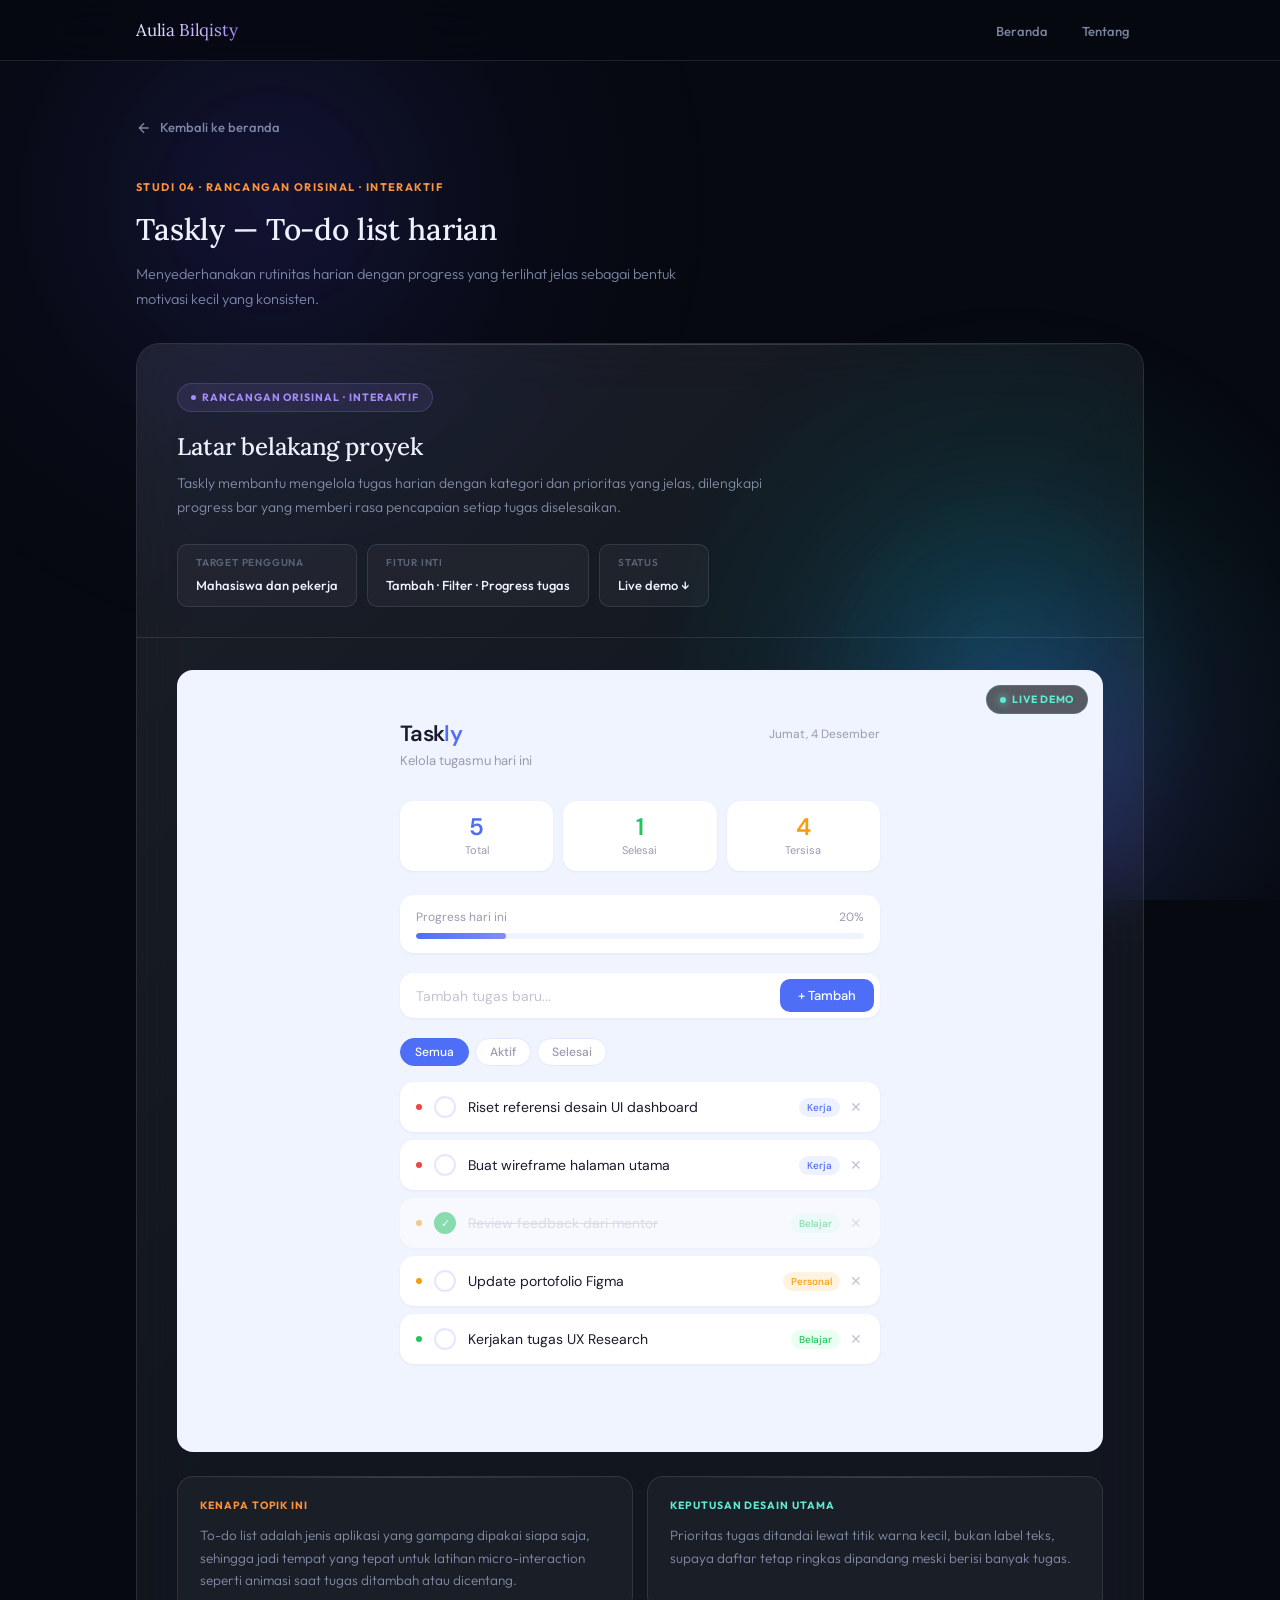
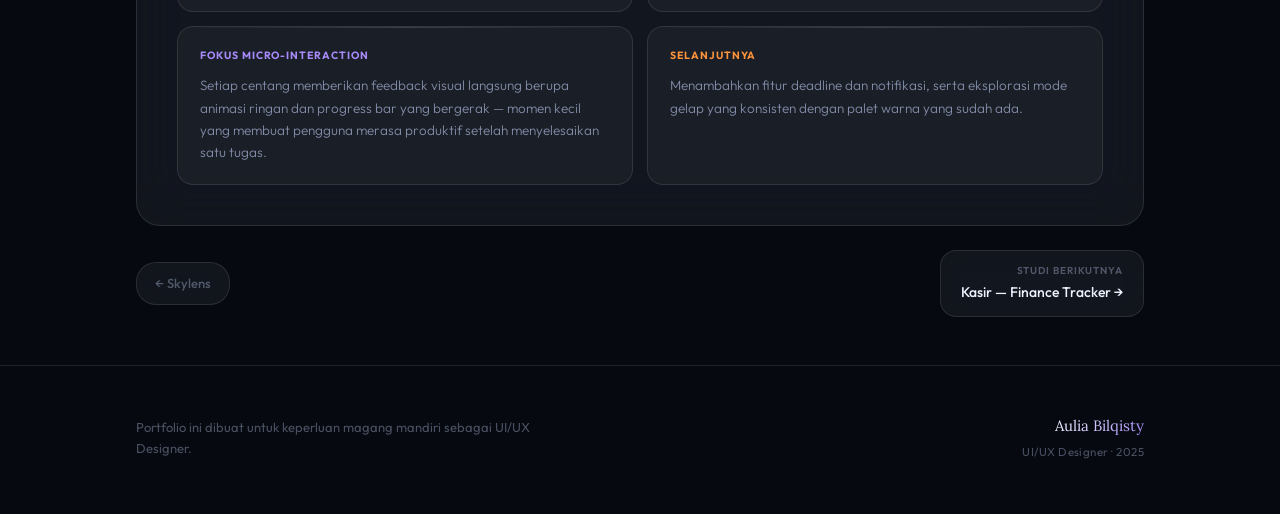
<file: pages/taskly.html>
<!doctype html>
<html lang="id">
  <head>
    <meta charset="UTF-8" />
    <meta name="viewport" content="width=device-width, initial-scale=1.0" />
    <title>Taskly — Aulia Bilqisty</title>
    <link rel="preconnect" href="https://fonts.googleapis.com" />
    <link
      href="https://fonts.googleapis.com/css2?family=Lora:ital,wght@0,400;0,500;1,400;1,500&family=Outfit:wght@300;400;500;600&display=swap"
      rel="stylesheet"
    />
    <link rel="stylesheet" href="../css/style.css" />
    <link rel="stylesheet" href="../css/detail.css" />
  </head>
  <body>
    <div class="atmo" aria-hidden="true">
      <div class="atmo-blob a"></div>
      <div class="atmo-blob b"></div>
      <div class="atmo-blob c"></div>
    </div>
    <header>
      <div class="wrap header-inner">
        <a href="../index.html" class="brand">Aulia Bilqisty</a>
        <nav>
          <ul class="nav">
            <li><a href="../index.html">Beranda</a></li>
            <li><a href="tentang.html">Tentang</a></li>
          </ul>
        </nav>
      </div>
    </header>
    <main>
      <div class="wrap">
        <div class="section" style="padding-bottom: 0">
          <a href="../index.html" class="back-link">
            <svg
              width="16"
              height="16"
              fill="none"
              stroke="currentColor"
              stroke-width="2"
              viewBox="0 0 24 24"
            >
              <path d="M19 12H5M12 5l-7 7 7 7" />
            </svg>
            Kembali ke beranda
          </a>
          <div class="section-head reveal">
            <div class="section-kicker">
              Studi 04 · Rancangan Orisinal · Interaktif
            </div>
            <h1 class="section-title">Taskly — To-do list harian</h1>
            <p class="section-sub">
              Menyederhanakan rutinitas harian dengan progress yang terlihat
              jelas sebagai bentuk motivasi kecil yang konsisten.
            </p>
          </div>
        </div>
        <div class="section" style="padding-top: 0">
          <div class="card reveal">
            <div class="card-shimmer"></div>
            <div class="card-head">
              <span class="tag tag-live"
                ><span class="tag-dot"></span>Rancangan Orisinal ·
                Interaktif</span
              >
              <h2 class="card-title">Latar belakang proyek</h2>
              <p class="card-desc">
                Taskly membantu mengelola tugas harian dengan kategori dan
                prioritas yang jelas, dilengkapi progress bar yang memberi rasa
                pencapaian setiap tugas diselesaikan.
              </p>
              <div class="meta-row">
                <div class="meta-pill">
                  <span class="meta-pill-label">Target pengguna</span
                  ><span class="meta-pill-value">Mahasiswa dan pekerja</span>
                </div>
                <div class="meta-pill">
                  <span class="meta-pill-label">Fitur inti</span
                  ><span class="meta-pill-value"
                    >Tambah · Filter · Progress tugas</span
                  >
                </div>
                <div class="meta-pill">
                  <span class="meta-pill-label">Status</span
                  ><span class="meta-pill-value">Live demo ↓</span>
                </div>
              </div>
            </div>
            <div class="card-body">
              <div class="demo-wrap light">
                <div class="demo-live">
                  <span class="demo-live-dot"></span>Live Demo
                </div>
                <iframe
                  src="../assets/taskly.html"
                  loading="lazy"
                  title="Demo interaktif Taskly"
                ></iframe>
              </div>
              <div class="insight-grid">
                <div class="insight">
                  <div class="insight-label amber">Kenapa topik ini</div>
                  <p class="insight-text">
                    To-do list adalah jenis aplikasi yang gampang dipakai siapa
                    saja, sehingga jadi tempat yang tepat untuk latihan
                    micro-interaction seperti animasi saat tugas ditambah atau
                    dicentang.
                  </p>
                </div>
                <div class="insight">
                  <div class="insight-label teal">Keputusan desain utama</div>
                  <p class="insight-text">
                    Prioritas tugas ditandai lewat titik warna kecil, bukan
                    label teks, supaya daftar tetap ringkas dipandang meski
                    berisi banyak tugas.
                  </p>
                </div>
                <div class="insight">
                  <div class="insight-label violet">
                    Fokus micro-interaction
                  </div>
                  <p class="insight-text">
                    Setiap centang memberikan feedback visual langsung berupa
                    animasi ringan dan progress bar yang bergerak — momen kecil
                    yang membuat pengguna merasa produktif setelah menyelesaikan
                    satu tugas.
                  </p>
                </div>
                <div class="insight">
                  <div class="insight-label amber">Selanjutnya</div>
                  <p class="insight-text">
                    Menambahkan fitur deadline dan notifikasi, serta eksplorasi
                    mode gelap yang konsisten dengan palet warna yang sudah ada.
                  </p>
                </div>
              </div>
            </div>
          </div>
          <div class="study-nav reveal">
            <a href="skylens.html" class="study-nav-prev">← Skylens</a>
            <a href="kasir.html" class="study-nav-next">
              <span class="study-nav-label">Studi berikutnya</span>
              <span class="study-nav-title">Kasir — Finance Tracker →</span>
            </a>
          </div>
        </div>
      </div>
    </main>
    <footer>
      <div class="wrap footer-inner">
        <p class="footer-note">
          Portfolio ini dibuat untuk keperluan magang mandiri sebagai UI/UX
          Designer.
        </p>
        <div class="footer-right">
          <div class="footer-name">Aulia Bilqisty</div>
          <div class="footer-role">UI/UX Designer · 2025</div>
        </div>
      </div>
    </footer>
    <script src="../js/main.js"></script>
  </body>
</html>
</file>
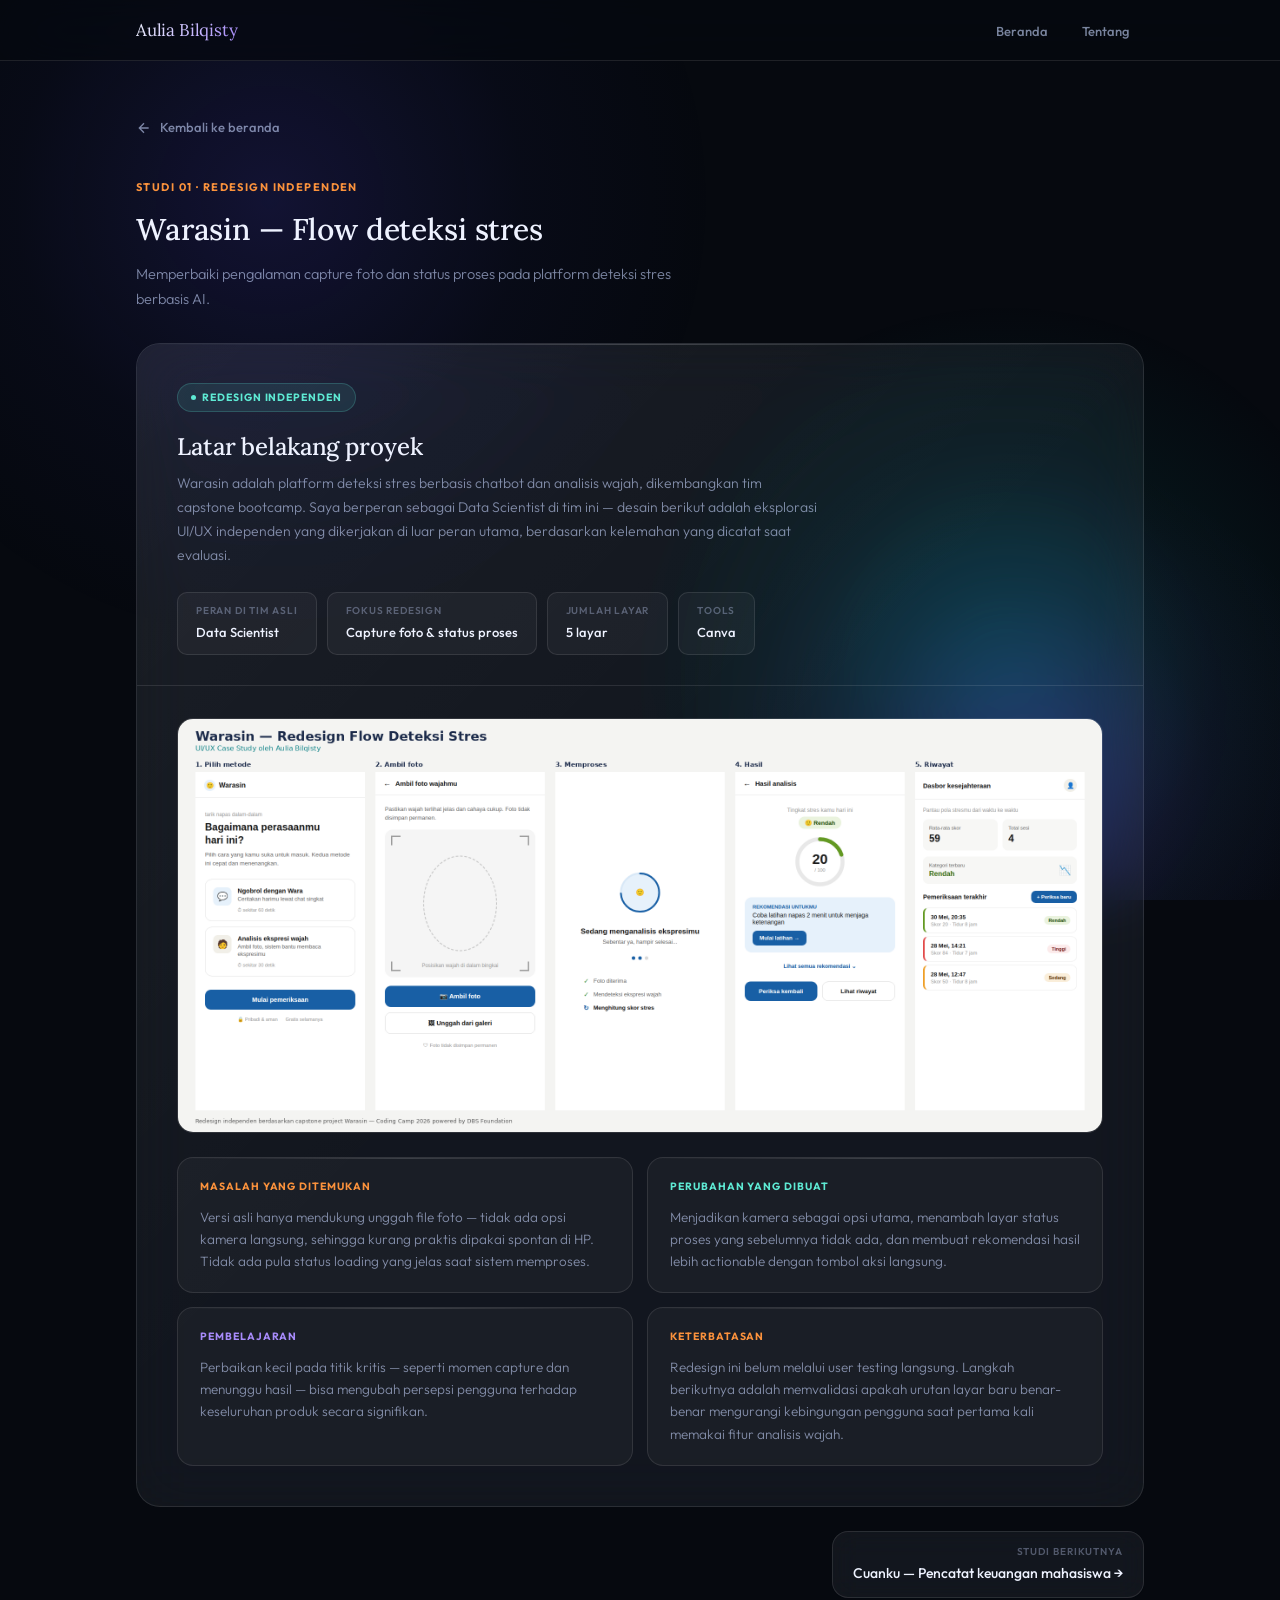
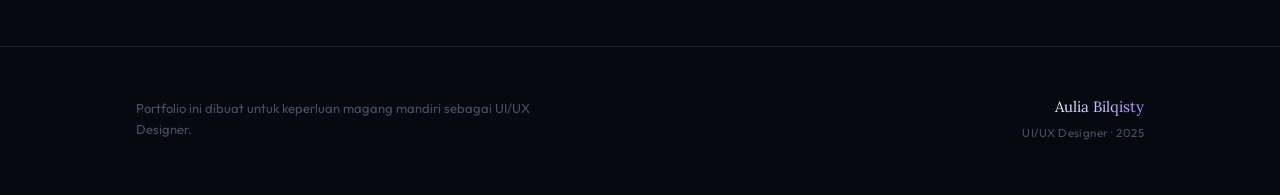
<file: pages/warasin.html>
<!doctype html>
<html lang="id">
  <head>
    <meta charset="UTF-8" />
    <meta name="viewport" content="width=device-width, initial-scale=1.0" />
    <title>Warasin — Aulia Bilqisty</title>
    <link rel="preconnect" href="https://fonts.googleapis.com" />
    <link
      href="https://fonts.googleapis.com/css2?family=Lora:ital,wght@0,400;0,500;1,400;1,500&family=Outfit:wght@300;400;500;600&display=swap"
      rel="stylesheet"
    />
    <link rel="stylesheet" href="../css/style.css" />
    <link rel="stylesheet" href="../css/detail.css" />
  </head>
  <body>
    <div class="atmo" aria-hidden="true">
      <div class="atmo-blob a"></div>
      <div class="atmo-blob b"></div>
      <div class="atmo-blob c"></div>
    </div>
    <header>
      <div class="wrap header-inner">
        <a href="../index.html" class="brand">Aulia Bilqisty</a>
        <nav>
          <ul class="nav">
            <li><a href="../index.html">Beranda</a></li>
            <li><a href="tentang.html">Tentang</a></li>
          </ul>
        </nav>
      </div>
    </header>
    <main>
      <div class="wrap">
        <div class="section" style="padding-bottom: 0">
          <a href="../index.html" class="back-link">
            <svg
              width="16"
              height="16"
              fill="none"
              stroke="currentColor"
              stroke-width="2"
              viewBox="0 0 24 24"
            >
              <path d="M19 12H5M12 5l-7 7 7 7" />
            </svg>
            Kembali ke beranda
          </a>
          <div class="section-head reveal">
            <div class="section-kicker">Studi 01 · Redesign Independen</div>
            <h1 class="section-title">Warasin — Flow deteksi stres</h1>
            <p class="section-sub">
              Memperbaiki pengalaman capture foto dan status proses pada
              platform deteksi stres berbasis AI.
            </p>
          </div>
        </div>
        <div class="section" style="padding-top: 0">
          <div class="card reveal">
            <div class="card-shimmer"></div>
            <div class="card-head">
              <span class="tag tag-redesign"
                ><span class="tag-dot"></span>Redesign Independen</span
              >
              <h2 class="card-title">Latar belakang proyek</h2>
              <p class="card-desc">
                Warasin adalah platform deteksi stres berbasis chatbot dan
                analisis wajah, dikembangkan tim capstone bootcamp. Saya
                berperan sebagai Data Scientist di tim ini — desain berikut
                adalah eksplorasi UI/UX independen yang dikerjakan di luar peran
                utama, berdasarkan kelemahan yang dicatat saat evaluasi.
              </p>
              <div class="meta-row">
                <div class="meta-pill">
                  <span class="meta-pill-label">Peran di tim asli</span
                  ><span class="meta-pill-value">Data Scientist</span>
                </div>
                <div class="meta-pill">
                  <span class="meta-pill-label">Fokus redesign</span
                  ><span class="meta-pill-value"
                    >Capture foto &amp; status proses</span
                  >
                </div>
                <div class="meta-pill">
                  <span class="meta-pill-label">Jumlah layar</span
                  ><span class="meta-pill-value">5 layar</span>
                </div>
                <div class="meta-pill">
                  <span class="meta-pill-label">Tools</span
                  ><span class="meta-pill-value">Canva</span>
                </div>
              </div>
            </div>
            <div class="card-body">
              <img
                src="../assets/warasin.png"
                alt="Flow redesign Warasin"
                class="flow-img"
              />
              <div class="insight-grid">
                <div class="insight">
                  <div class="insight-label amber">Masalah yang ditemukan</div>
                  <p class="insight-text">
                    Versi asli hanya mendukung unggah file foto — tidak ada opsi
                    kamera langsung, sehingga kurang praktis dipakai spontan di
                    HP. Tidak ada pula status loading yang jelas saat sistem
                    memproses.
                  </p>
                </div>
                <div class="insight">
                  <div class="insight-label teal">Perubahan yang dibuat</div>
                  <p class="insight-text">
                    Menjadikan kamera sebagai opsi utama, menambah layar status
                    proses yang sebelumnya tidak ada, dan membuat rekomendasi
                    hasil lebih actionable dengan tombol aksi langsung.
                  </p>
                </div>
                <div class="insight">
                  <div class="insight-label violet">Pembelajaran</div>
                  <p class="insight-text">
                    Perbaikan kecil pada titik kritis — seperti momen capture
                    dan menunggu hasil — bisa mengubah persepsi pengguna
                    terhadap keseluruhan produk secara signifikan.
                  </p>
                </div>
                <div class="insight">
                  <div class="insight-label amber">Keterbatasan</div>
                  <p class="insight-text">
                    Redesign ini belum melalui user testing langsung. Langkah
                    berikutnya adalah memvalidasi apakah urutan layar baru
                    benar-benar mengurangi kebingungan pengguna saat pertama
                    kali memakai fitur analisis wajah.
                  </p>
                </div>
              </div>
            </div>
          </div>
          <div class="study-nav reveal">
            <a href="cuanku.html" class="study-nav-next">
              <span class="study-nav-label">Studi berikutnya</span>
              <span class="study-nav-title"
                >Cuanku — Pencatat keuangan mahasiswa →</span
              >
            </a>
          </div>
        </div>
      </div>
    </main>
    <footer>
      <div class="wrap footer-inner">
        <p class="footer-note">
          Portfolio ini dibuat untuk keperluan magang mandiri sebagai UI/UX
          Designer.
        </p>
        <div class="footer-right">
          <div class="footer-name">Aulia Bilqisty</div>
          <div class="footer-role">UI/UX Designer · 2025</div>
        </div>
      </div>
    </footer>
    <script src="../js/main.js"></script>
  </body>
</html>
</file>
<file: css/style.css>
/* ─── RESET ─────────────────────────────────────────── */
*,
*::before,
*::after {
  margin: 0;
  padding: 0;
  box-sizing: border-box;
}
html {
  scroll-behavior: smooth;
  font-size: 16px;
}

/* ─── TOKENS ─────────────────────────────────────────── */
:root {
  --bg: #06090f;
  --glass: rgba(255, 255, 255, 0.055);
  --glass-hover: rgba(255, 255, 255, 0.09);
  --border: rgba(255, 255, 255, 0.1);
  --border-hi: rgba(255, 255, 255, 0.2);
  --ink: #eef2ff;
  --ink-soft: rgba(200, 215, 255, 0.6);
  --ink-muted: rgba(200, 215, 255, 0.35);
  --sage: #5eead4;
  --sage-bg: rgba(94, 234, 212, 0.1);
  --sage-border: rgba(94, 234, 212, 0.2);
  --violet: #a78bfa;
  --violet-bg: rgba(167, 139, 250, 0.1);
  --violet-border: rgba(167, 139, 250, 0.2);
  --amber: #fb923c;
  --amber-bg: rgba(251, 146, 60, 0.1);
  --amber-border: rgba(251, 146, 60, 0.2);
  --serif: "Lora", Georgia, serif;
  --sans: "Outfit", system-ui, sans-serif;
  --r-sm: 10px;
  --r-md: 16px;
  --r-lg: 24px;
  --blur: blur(28px) saturate(1.5);
  --blur-sm: blur(14px) saturate(1.3);
}

/* ─── BASE ───────────────────────────────────────────── */
body {
  background: var(--bg);
  color: var(--ink);
  font-family: var(--sans);
  font-weight: 400;
  line-height: 1.65;
  overflow-x: hidden;
  -webkit-font-smoothing: antialiased;
}

/* ─── ATMOSPHERE ─────────────────────────────────────── */
.atmo {
  position: fixed;
  inset: 0;
  z-index: 0;
  pointer-events: none;
  overflow: hidden;
  will-change: transform;
  transform: translateZ(0);
}

.atmo-blob {
  position: absolute;
  border-radius: 50%;
  opacity: 0.38;
}

.atmo-blob.a {
  width: 900px;
  height: 900px;
  top: -250px;
  left: -180px;
  background: radial-gradient(
    circle,
    rgba(79, 70, 229, 0.45) 0%,
    rgba(79, 70, 229, 0.1) 40%,
    transparent 70%
  );
}

.atmo-blob.b {
  width: 750px;
  height: 750px;
  bottom: -150px;
  right: -100px;
  background: radial-gradient(
    circle,
    rgba(13, 148, 136, 0.32) 0%,
    rgba(13, 148, 136, 0.08) 40%,
    transparent 70%
  );
  opacity: 1;
}

.atmo-blob.c {
  width: 650px;
  height: 650px;
  top: 50%;
  left: 55%;
  background: radial-gradient(
    circle,
    rgba(124, 58, 237, 0.22) 0%,
    rgba(124, 58, 237, 0.05) 40%,
    transparent 70%
  );
  opacity: 1;
}

/* ─── LAYOUT ─────────────────────────────────────────── */
.wrap {
  max-width: 1080px;
  margin: 0 auto;
  padding: 0 36px;
  position: relative;
  z-index: 2;
}

/* ─── HEADER ─────────────────────────────────────────── */
header {
  position: sticky;
  top: 0;
  z-index: 100;
  border-bottom: 1px solid var(--border);
  background: rgba(6, 9, 15, 0.72);
  backdrop-filter: var(--blur);
  -webkit-backdrop-filter: var(--blur);
}
.header-inner {
  display: flex;
  justify-content: space-between;
  align-items: center;
  height: 60px;
}
.brand {
  font-family: var(--serif);
  font-size: 17px;
  letter-spacing: -0.01em;
  background: linear-gradient(110deg, #eef2ff 0%, #a78bfa 100%);
  -webkit-background-clip: text;
  -webkit-text-fill-color: transparent;
  background-clip: text;
  text-decoration: none;
  display: block;
}
.nav {
  display: flex;
  gap: 4px;
  list-style: none;
}
.nav a {
  color: var(--ink-soft);
  text-decoration: none;
  font-size: 13px;
  font-weight: 500;
  padding: 6px 14px;
  border-radius: 20px;
  border: 1px solid transparent;
  transition:
    color 0.2s,
    background 0.2s,
    border-color 0.2s;
}
.nav a:hover,
.nav a.active {
  color: var(--ink);
  background: var(--glass);
  border-color: var(--border);
}

/* ─── FOOTER ─────────────────────────────────────────── */
footer {
  padding: 48px 0 52px;
  border-top: 1px solid var(--border);
  position: relative;
  z-index: 2;
}
.footer-inner {
  display: flex;
  justify-content: space-between;
  align-items: center;
  flex-wrap: wrap;
  gap: 20px;
}
.footer-note {
  font-size: 13px;
  color: var(--ink-muted);
  max-width: 440px;
  line-height: 1.65;
}
.footer-right {
  display: flex;
  flex-direction: column;
  align-items: flex-end;
  gap: 4px;
}
.footer-name {
  font-family: var(--serif);
  font-size: 15px;
  background: linear-gradient(110deg, #eef2ff, #a78bfa);
  -webkit-background-clip: text;
  -webkit-text-fill-color: transparent;
  background-clip: text;
}
.footer-role {
  font-size: 11.5px;
  color: var(--ink-muted);
  letter-spacing: 0.04em;
}

/* ─── TAGS ───────────────────────────────────────────── */
.tag {
  display: inline-flex;
  align-items: center;
  gap: 6px;
  font-size: 10.5px;
  font-weight: 700;
  letter-spacing: 0.09em;
  text-transform: uppercase;
  padding: 5px 13px;
  border-radius: 20px;
  margin-bottom: 20px;
}
.tag-dot {
  width: 5px;
  height: 5px;
  border-radius: 50%;
}
.tag-redesign {
  color: var(--sage);
  background: var(--sage-bg);
  border: 1px solid var(--sage-border);
}
.tag-redesign .tag-dot {
  background: var(--sage);
}
.tag-original {
  color: var(--amber);
  background: var(--amber-bg);
  border: 1px solid var(--amber-border);
}
.tag-original .tag-dot {
  background: var(--amber);
}
.tag-live {
  color: var(--violet);
  background: var(--violet-bg);
  border: 1px solid var(--violet-border);
}
.tag-live .tag-dot {
  background: var(--violet);
}

/* ─── GLASS CARD ─────────────────────────────────────── */
.card {
  background: var(--glass);
  backdrop-filter: var(--blur);
  -webkit-backdrop-filter: var(--blur);
  border: 1px solid var(--border);
  border-radius: var(--r-lg);
  overflow: hidden;
  position: relative;
  transition: border-color 0.3s ease;
}
.card:hover {
  border-color: var(--border-hi);
}
.card::before {
  content: "";
  position: absolute;
  inset: 0;
  border-radius: inherit;
  background: linear-gradient(
    135deg,
    rgba(255, 255, 255, 0.04) 0%,
    transparent 50%
  );
  pointer-events: none;
  z-index: 1;
}
.card-shimmer {
  height: 1px;
  background: linear-gradient(
    90deg,
    transparent 0%,
    rgba(255, 255, 255, 0.18) 50%,
    transparent 100%
  );
}
.card-head {
  padding: 36px 40px 30px;
  border-bottom: 1px solid var(--border);
  position: relative;
  z-index: 2;
}
.card-body {
  padding: 32px 40px 40px;
  position: relative;
  z-index: 2;
}
.card-title {
  font-family: var(--serif);
  font-size: 24px;
  font-weight: 500;
  line-height: 1.25;
  margin-bottom: 10px;
  letter-spacing: -0.005em;
}
.card-desc {
  font-size: 14px;
  font-weight: 300;
  color: var(--ink-soft);
  max-width: 640px;
  line-height: 1.7;
  margin-bottom: 24px;
}

/* ─── META PILLS ─────────────────────────────────────── */
.meta-row {
  display: flex;
  gap: 10px;
  flex-wrap: wrap;
}
.meta-pill {
  display: flex;
  flex-direction: column;
  padding: 10px 18px;
  background: rgba(255, 255, 255, 0.04);
  border: 1px solid var(--border);
  border-radius: var(--r-sm);
}
.meta-pill-label {
  font-size: 10px;
  font-weight: 600;
  letter-spacing: 0.08em;
  text-transform: uppercase;
  color: var(--ink-muted);
  margin-bottom: 3px;
}
.meta-pill-value {
  font-size: 13px;
  font-weight: 500;
}

/* ─── INSIGHT GRID ───────────────────────────────────── */
.insight-grid {
  display: grid;
  grid-template-columns: 1fr 1fr;
  gap: 14px;
}
.insight {
  background: rgba(255, 255, 255, 0.035);
  border: 1px solid var(--border);
  border-radius: var(--r-md);
  padding: 20px 22px;
  position: relative;
  overflow: hidden;
}
.insight::before {
  content: "";
  position: absolute;
  top: 0;
  left: 0;
  right: 0;
  height: 1px;
  background: linear-gradient(
    90deg,
    transparent,
    rgba(255, 255, 255, 0.15),
    transparent
  );
}
.insight-label {
  font-size: 10.5px;
  font-weight: 700;
  letter-spacing: 0.09em;
  text-transform: uppercase;
  margin-bottom: 10px;
}
.insight-label.teal {
  color: var(--sage);
}
.insight-label.amber {
  color: var(--amber);
}
.insight-label.violet {
  color: var(--violet);
}
.insight-text {
  font-size: 13.5px;
  font-weight: 300;
  color: var(--ink-soft);
  line-height: 1.65;
}

/* ─── FLOW IMAGE ─────────────────────────────────────── */
.flow-img {
  width: 100%;
  border-radius: var(--r-md);
  border: 1px solid var(--border);
  display: block;
  margin-bottom: 24px;
  background: rgba(255, 255, 255, 0.02);
  min-height: 180px;
  object-fit: cover;
}

/* ─── DEMO IFRAME ────────────────────────────────────── */
.demo-wrap {
  border-radius: var(--r-md);
  border: 1px solid var(--border);
  overflow: hidden;
  margin-bottom: 24px;
  position: relative;
  background: #0e1629;
}
.demo-wrap.light {
  background: #eef2ff;
}
.demo-wrap iframe {
  width: 100%;
  height: 780px;
  border: none;
  display: block;
}
.demo-live {
  position: absolute;
  top: 14px;
  right: 14px;
  z-index: 5;
  display: flex;
  align-items: center;
  gap: 6px;
  font-size: 10.5px;
  font-weight: 700;
  letter-spacing: 0.07em;
  text-transform: uppercase;
  color: var(--sage);
  background: rgba(6, 9, 15, 0.65);
  border: 1px solid var(--sage-border);
  padding: 5px 13px;
  border-radius: 20px;
  backdrop-filter: blur(8px);
}
.demo-live-dot {
  width: 6px;
  height: 6px;
  border-radius: 50%;
  background: var(--sage);
  box-shadow: 0 0 8px var(--sage);
}

/* ─── SECTION (detail pages) ─────────────────────────── */
.section {
  padding: 48px 0;
}
.section-head {
  margin-bottom: 32px;
}
.section-kicker {
  font-size: 11px;
  font-weight: 700;
  letter-spacing: 0.13em;
  text-transform: uppercase;
  color: var(--amber);
  margin-bottom: 14px;
}
.section-title {
  font-family: var(--serif);
  font-size: 30px;
  font-weight: 500;
  line-height: 1.2;
  margin-bottom: 14px;
  letter-spacing: -0.005em;
}
.section-sub {
  font-size: 14.5px;
  font-weight: 300;
  color: var(--ink-soft);
  max-width: 580px;
  line-height: 1.75;
}

/* ─── BACK LINK ──────────────────────────────────────── */
.back-link {
  display: inline-flex;
  align-items: center;
  gap: 8px;
  font-size: 13px;
  font-weight: 500;
  color: var(--ink-soft);
  text-decoration: none;
  padding: 8px 0;
  margin-bottom: 32px;
  transition: color 0.2s;
}
.back-link:hover {
  color: var(--ink);
}
.back-link svg {
  transition: transform 0.2s;
}
.back-link:hover svg {
  transform: translateX(-3px);
}

/* ─── SEPARATOR ──────────────────────────────────────── */
.sep {
  height: 1px;
  background: linear-gradient(
    90deg,
    transparent 0%,
    var(--border-hi) 50%,
    transparent 100%
  );
  margin-bottom: 48px;
}

/* ─── REVEAL ANIMATION ───────────────────────────────── */
@media (prefers-reduced-motion: no-preference) {
  .reveal {
    opacity: 0;
    transform: translateY(24px);
    transition:
      opacity 0.6s ease,
      transform 0.6s ease;
  }
  .reveal.visible {
    opacity: 1;
    transform: translateY(0);
  }
}

/* ─── RESPONSIVE ─────────────────────────────────────── */
@media (max-width: 780px) {
  .nav {
    display: none;
  }
  .card-head,
  .card-body {
    padding: 24px 20px;
  }
  .insight-grid {
    grid-template-columns: 1fr;
  }
  .wrap {
    padding: 0 18px;
  }
  .section {
    padding: 36px 0;
  }
  .sep {
    margin-bottom: 36px;
  }
}
</file>
<file: css/detail.css>
/* ─── DETAIL PAGE EXTRAS ─────────────────────────────── */

/* Study navigation (prev / next) */
.study-nav {
  display: flex;
  justify-content: space-between;
  align-items: center;
  margin-top: 24px;
  gap: 12px;
  flex-wrap: wrap;
}

.study-nav-prev {
  display: inline-flex;
  align-items: center;
  gap: 6px;
  font-size: 13px;
  font-weight: 500;
  color: var(--ink-muted);
  text-decoration: none;
  padding: 10px 18px;
  border: 1px solid var(--border);
  border-radius: 20px;
  background: var(--glass);
  backdrop-filter: var(--blur-sm);
  transition:
    color 0.2s,
    border-color 0.2s;
}
.study-nav-prev:hover {
  color: var(--ink);
  border-color: var(--border-hi);
}

.study-nav-next {
  display: inline-flex;
  flex-direction: column;
  align-items: flex-end;
  gap: 2px;
  text-decoration: none;
  padding: 12px 20px;
  border: 1px solid var(--border);
  border-radius: var(--r-md);
  background: var(--glass);
  backdrop-filter: var(--blur-sm);
  transition:
    border-color 0.25s,
    transform 0.25s;
  margin-left: auto;
}
.study-nav-next:hover {
  border-color: var(--border-hi);
  transform: translateX(3px);
}
.study-nav-label {
  font-size: 10px;
  font-weight: 600;
  letter-spacing: 0.09em;
  text-transform: uppercase;
  color: var(--ink-muted);
}
.study-nav-title {
  font-size: 14px;
  font-weight: 500;
  color: var(--ink);
}
</file>
